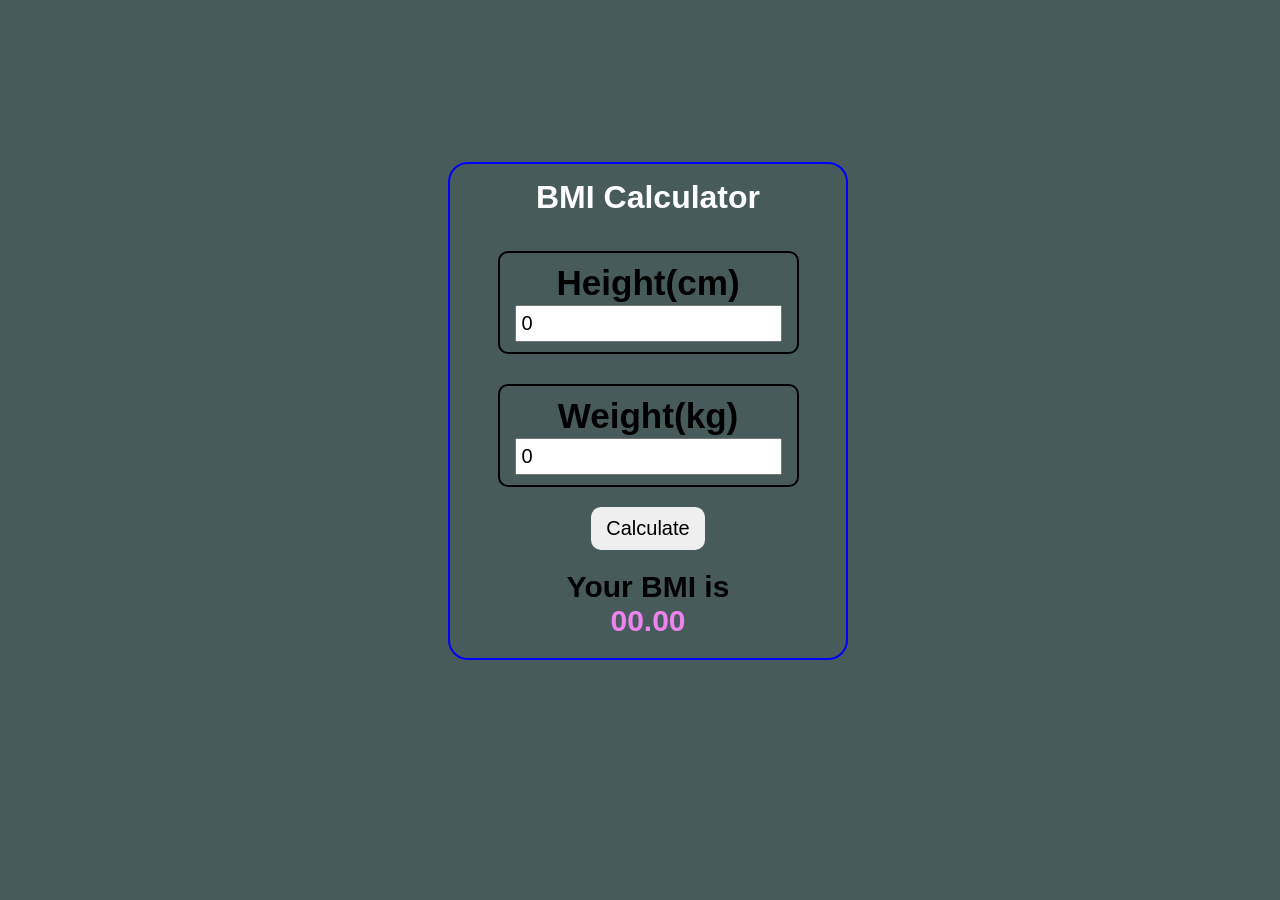
<file: BMR Calculator/index.html>
<!DOCTYPE html>
<html lang="en">
<head>
    <meta charset="UTF-8">
    <meta name="viewport" content="width=device-width, initial-scale=1.0">
    <title>BMI Calculator</title>
    <link rel="stylesheet" href="style.css">
</head>
<body>
    <div class="container">
        <div class="box">
            <h1>BMI Calculator</h1>
            <div class="input-field">
                <div class="height-card">
                    <h3>Height(cm)</h3>
                    <input id="height" type="number" value="0"> 
                </div>
                <div class="weight-card">
                    <h3>Weight(kg)</h3>
                    <input id="weight" type="number" value="0">
                </div>
            </div>
            <button id="submit-btn">Calculate</button>
            <div class="result">
                <p>Your BMI is </p>
                <div class="result-number">00.00</div>
            </div>
        </div>
    </div>
    <script src="script.js"></script>
</body>
</html>
</file>
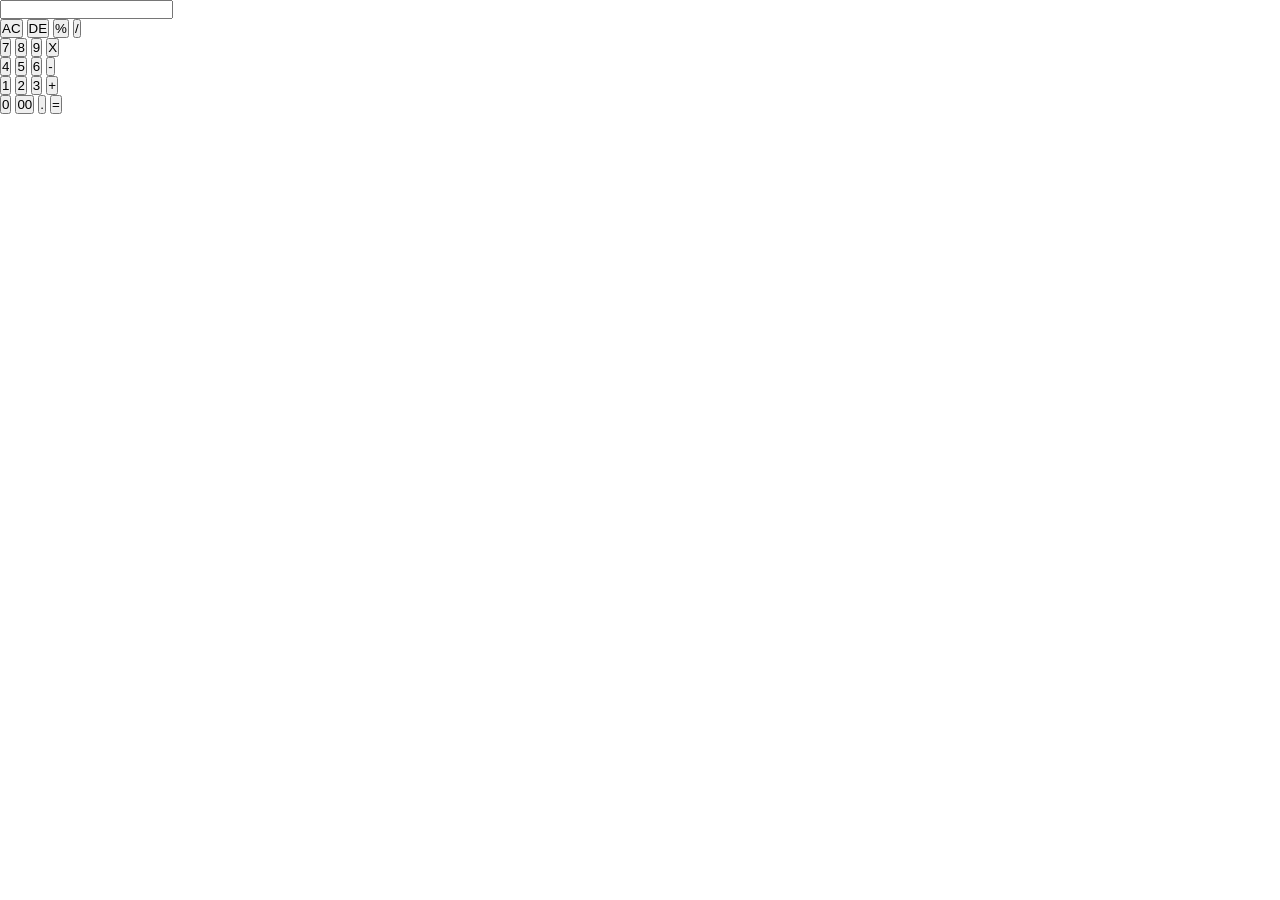
<file: Calculator/index.html>
<!DOCTYPE html>
<html lang="en">
<head>
    <meta charset="UTF-8">
    <meta name="viewport" content="width=device-width, initial-scale=1.0">
    <title>Calculator</title>
    <link rel="stylesheet" href="style.css">
</head>
<body>
    <div class="container">
        <div class="calculator">
            <div class="display">
                <input type="text" name="display">
            </div>

            <div>
                <input type="button" value="AC">
                <input type="button" value="DE">
                <input type="button" value="%">
                <input type="button" value="/">
            </div>
            <div>
                <input type="button" value="7">
                <input type="button" value="8">
                <input type="button" value="9">
                <input type="button" value="X">
            </div>
            <div>
                <input type="button" value="4">
                <input type="button" value="5">
                <input type="button" value="6">
                <input type="button" value="-">
            </div>
            <div>
                <input type="button" value="1">
                <input type="button" value="2">
                <input type="button" value="3">
                <input type="button" value="+">
            </div>
            <div>
                <input type="button" value="0">
                <input type="button" value="00">
                <input type="button" value=".">
                <input type="button" value="=">
            </div>
        </div>
    </div>
</body>
</html>
</file>
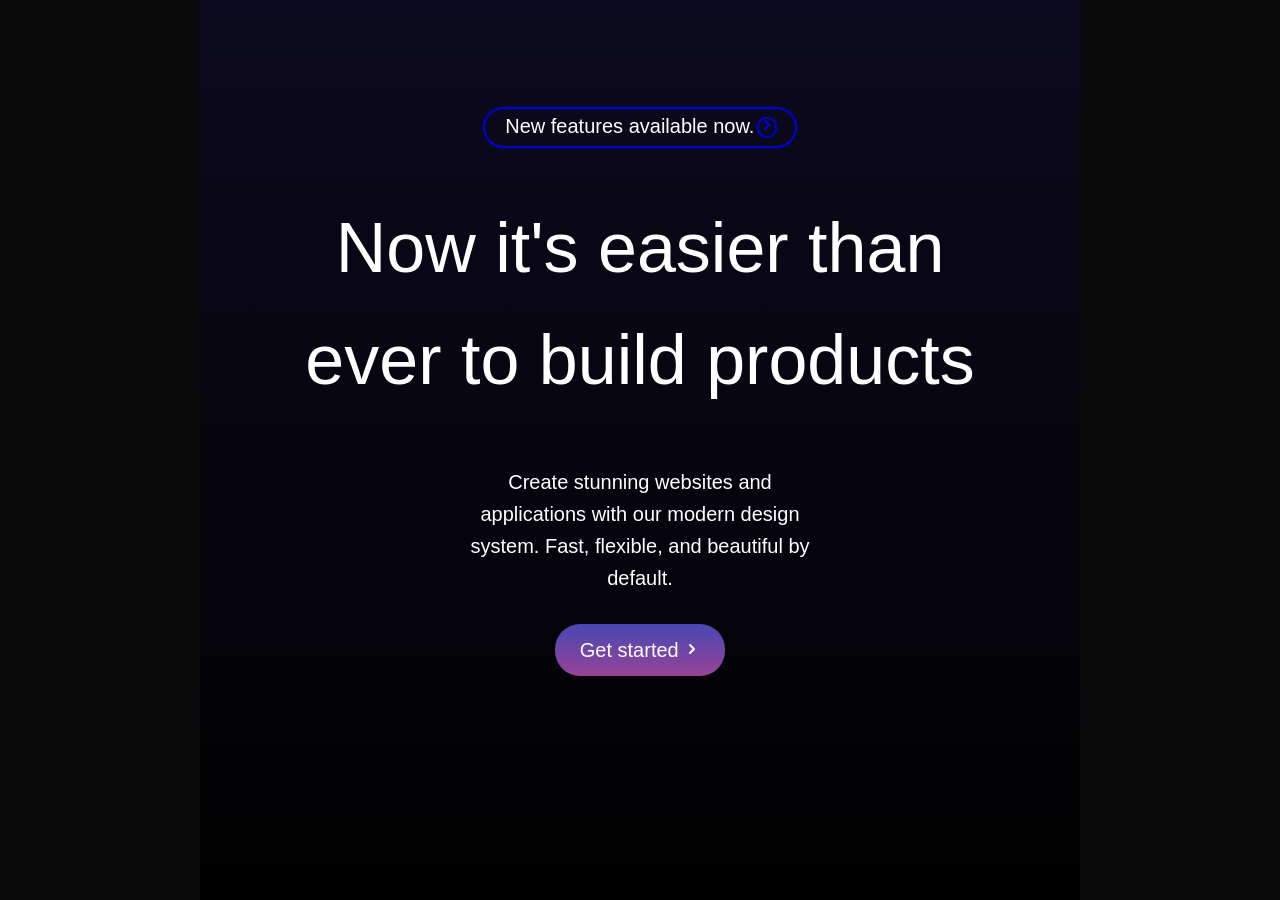
<file: CSS Challenge-1/index.html>
<!DOCTYPE html>
<html lang="en">
	<head>
		<meta charset="UTF-8" />
		<meta name="viewport" content="width=device-width, initial-scale=1.0" />
		<title>Minimal Hero Section</title>
		<link rel="stylesheet" href="styles.css" />
	</head>
	<body>
		<section class="hero">
			<div class="announcement">
				<a href="#" class="announcement-link">
					<span class="announcement-text">New features available now.</span>
					<span class="announcement-button">
						<svg
							width="16"
							height="16"
							fill="none"
							stroke="currentColor"
							stroke-width="2"
							stroke-linecap="round"
							stroke-linejoin="round"
						>
							<path d="m6 12 4-4-4-4" />
						</svg>
					</span>
				</a>
			</div>

			<div class="hero-content">
				<h1 class="hero-title">Now it's easier than ever to build products</h1>
				<p class="hero-description">
					Create stunning websites and applications with our modern design
					system. Fast, flexible, and beautiful by default.
				</p>
				<a href="#" class="cta-button">
					Get started
					<svg
						width="16"
						height="16"
						fill="none"
						stroke="currentColor"
						stroke-width="2"
						stroke-linecap="round"
						stroke-linejoin="round"
					>
						<path d="m6 12 4-4-4-4" />
					</svg>
				</a>
			</div>
		</section>
	</body>
</html>
</file>
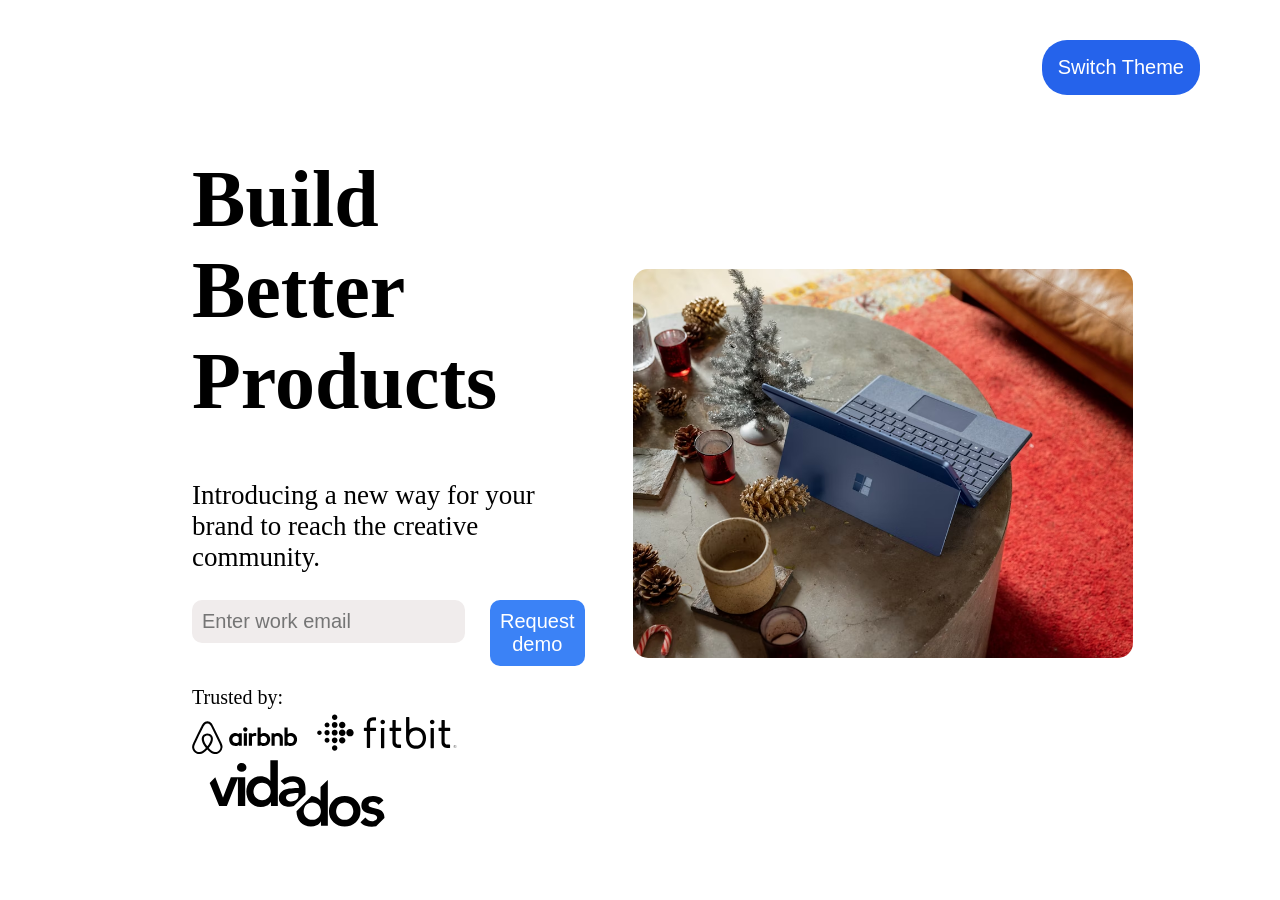
<file: CSS Challenge-2/index.html>
<!DOCTYPE html>
<html lang="en">
	<head>
		<meta charset="UTF-8" />
		<meta name="viewport" content="width=device-width, initial-scale=1.0" />
		<title>Classic Hero</title>
		<link rel="stylesheet" href="styles.css" />
	</head>
	<body>
		<button class="dark-mode-toggle" id="darkModeToggle">Switch Theme</button>

		<div class="hero">
			<div class="hero-grid">
				<div class="content-col">
					<h1>Build Better Products</h1>
					<p>
						Introducing a new way for your brand to reach the creative
						community.
					</p>

					<div class="cta-group">
						<div class="input-wrapper">
                            <input
                            type="text"
                            id="hero-input"
                            name="hero-input"
                            placeholder="Enter work email"
							/>
							<!-- <label for="hero-input" class="sr-only">Search</label> -->
						</div>
						<button href="#" class="demo-button">Request demo</button>
					</div>

					<!-- Brands -->
					<div class="brands-section">
						<span class="trusted-by">Trusted by:</span>
						<div class="brand-logos">
							<svg
								width="106"
								height="36"
								viewBox="0 0 106 36"
								fill="none"
								xmlns="http://www.w3.org/2000/svg"
							>
								<g clip-path="url(#clip0)">
									<path
										d="M55.4732 9.52669C55.4732 10.6846 54.5258 11.6846 53.3153 11.6846C52.1048 11.6846 51.1574 10.7372 51.1574 9.52669C51.1574 8.31616 52.0521 7.36879 53.3153 7.36879C54.5785 7.47406 55.4732 8.42142 55.4732 9.52669ZM46.6837 13.8425C46.6837 14.053 46.6837 14.3688 46.6837 14.3688C46.6837 14.3688 45.6837 13.053 43.5258 13.053C39.9469 13.053 37.1574 15.7898 37.1574 19.5267C37.1574 23.2635 39.8942 26.0004 43.5258 26.0004C45.7363 26.0004 46.6837 24.6319 46.6837 24.6319V25.2109C46.6837 25.4741 46.8942 25.6846 47.1574 25.6846H49.789V13.3688C49.789 13.3688 47.3679 13.3688 47.1574 13.3688C46.8942 13.3688 46.6837 13.632 46.6837 13.8425ZM46.6837 21.7372C46.21 22.4741 45.21 23.1056 44.0521 23.1056C41.9469 23.1056 40.3679 21.7898 40.3679 19.5793C40.3679 17.3688 41.9995 16.053 44.0521 16.053C45.21 16.053 46.2627 16.6846 46.6837 17.4214V21.7372ZM51.789 13.3688H54.9469V25.6846H51.789V13.3688ZM98.789 13.053C96.6311 13.053 95.6311 14.3688 95.6311 14.3688V7.47406H92.4732V25.7372C92.4732 25.7372 94.8942 25.7372 95.1048 25.7372C95.3679 25.7372 95.5785 25.5267 95.5785 25.2635V24.6846C95.5785 24.6846 96.5785 26.053 98.7364 26.053C102.315 26.053 105.105 23.3162 105.105 19.5793C105.157 15.7898 102.368 13.053 98.789 13.053ZM98.2627 23.053C97.0521 23.053 96.1048 22.4214 95.6311 21.6846V17.2635C96.1048 16.632 97.1574 15.8951 98.2627 15.8951C100.368 15.8951 101.947 17.2109 101.947 19.4214C101.947 21.632 100.368 23.053 98.2627 23.053ZM90.8416 18.4214V25.7898H87.6837V18.7898C87.6837 16.7372 87.0521 15.9477 85.2627 15.9477C84.3153 15.9477 83.3153 16.4214 82.6837 17.1583V25.7372H79.5258V13.3688H81.9995C82.2627 13.3688 82.4732 13.5793 82.4732 13.8425V14.3688C83.3679 13.4214 84.6311 13.053 85.8416 13.053C87.21 13.053 88.3679 13.4214 89.2627 14.2109C90.4206 15.1583 90.8416 16.3162 90.8416 18.4214ZM71.8942 13.053C69.7364 13.053 68.7364 14.3688 68.7364 14.3688V7.47406H65.5785V25.7372C65.5785 25.7372 67.9995 25.7372 68.21 25.7372C68.4732 25.7372 68.6837 25.5267 68.6837 25.2635V24.6846C68.6837 24.6846 69.6837 26.053 71.8416 26.053C75.4206 26.053 78.21 23.3162 78.21 19.5793C78.2627 15.7898 75.4732 13.053 71.8942 13.053ZM71.3679 23.053C70.1574 23.053 69.21 22.4214 68.7364 21.6846V17.2635C69.21 16.632 70.2627 15.8951 71.3679 15.8951C73.4732 15.8951 75.0521 17.2109 75.0521 19.4214C75.0521 21.632 73.4732 23.053 71.3679 23.053ZM62.8416 13.053C63.789 13.053 64.2627 13.2109 64.2627 13.2109V16.1056C64.2627 16.1056 61.6311 15.2109 59.9995 17.1056V25.7372H56.8416V13.3688C56.8416 13.3688 59.2627 13.3688 59.4732 13.3688C59.7364 13.3688 59.9469 13.5793 59.9469 13.8425V14.3688C60.5785 13.6846 61.8942 13.053 62.8416 13.053ZM30.1574 24.6319C29.9995 24.2635 29.8416 23.7898 29.6837 23.4741C29.4206 22.8951 29.1574 22.3162 28.9469 21.7898L28.8942 21.7372C26.6311 16.8425 24.21 11.8425 21.6311 6.89511L21.5258 6.68458C21.2627 6.2109 20.9995 5.68458 20.7363 5.15827C20.4206 4.57932 20.1048 3.94774 19.5785 3.36879C18.5258 2.053 16.9995 1.31616 15.4206 1.31616C13.789 1.31616 12.3153 2.053 11.21 3.26353C10.6837 3.89511 10.3153 4.47406 9.99951 5.10564C9.73635 5.63195 9.47319 6.15827 9.21003 6.63195L9.10477 6.84248C6.57845 11.7372 4.10477 16.7372 1.84161 21.6846L1.78898 21.7372C1.57845 22.2635 1.3153 22.8425 1.05214 23.4214C0.894243 23.7898 0.736348 24.1583 0.578453 24.5793C0.1574 25.7898 -0.000494249 26.9477 0.210032 28.1056C0.578453 30.5793 2.21003 32.632 4.47319 33.5267C5.3153 33.8951 6.21003 34.053 7.10477 34.053C7.36793 34.053 7.68372 34.0004 7.94687 34.0004C9.05214 33.8951 10.1574 33.5267 11.21 32.8951C12.5785 32.1583 13.8416 31.053 15.2627 29.4741C16.6837 31.053 17.9995 32.1056 19.3153 32.8951C20.4206 33.5267 21.5258 33.8951 22.5785 34.0004C22.8416 34.053 23.1574 34.053 23.4206 34.053C24.3153 34.053 25.2627 33.8951 26.0521 33.5267C28.3679 32.632 29.9469 30.5267 30.3153 28.1056C30.6837 26.9477 30.5785 25.8425 30.1574 24.6319ZM15.3679 26.3162C13.5785 24.1056 12.4732 22.0004 12.0521 20.2109C11.8942 19.4741 11.8416 18.7898 11.9469 18.2109C11.9995 17.6846 12.21 17.2109 12.4732 16.8425C13.1048 15.9477 14.1574 15.4214 15.3679 15.4214C16.5785 15.4214 17.6837 15.9477 18.2627 16.8425C18.5258 17.2109 18.7363 17.6846 18.789 18.2109C18.8942 18.7898 18.8416 19.4741 18.6837 20.2109C18.2627 21.9477 17.1048 24.053 15.3679 26.3162ZM28.4206 27.8425C28.21 29.5267 27.0521 31.0004 25.4206 31.6846C24.6311 32.0004 23.789 32.1056 22.9469 32.0004C22.1048 31.8951 21.3153 31.632 20.4732 31.1583C19.3153 30.5267 18.1048 29.4741 16.7363 28.0004C18.8942 25.3688 20.21 22.8951 20.6837 20.7372C20.8942 19.7372 20.9469 18.7898 20.8416 17.9477C20.7363 17.1056 20.4206 16.3688 19.9469 15.7372C18.9469 14.2635 17.21 13.4214 15.3153 13.4214C13.4206 13.4214 11.6837 14.3162 10.6837 15.7372C10.21 16.3688 9.94687 17.1583 9.78898 17.9477C9.68372 18.7898 9.68372 19.7372 9.94687 20.7372C10.4206 22.8951 11.789 25.3688 13.8942 28.0004C12.5258 29.5267 11.3153 30.5267 10.1574 31.1583C9.3153 31.632 8.47319 31.8951 7.68372 32.0004C6.78898 32.1056 5.94687 31.9477 5.21003 31.6846C3.57845 31.053 2.47319 29.5267 2.21003 27.8425C2.10477 27.0004 2.1574 26.2109 2.52582 25.2635C2.63108 24.9477 2.78898 24.632 2.94687 24.2109C3.1574 23.6846 3.42056 23.1056 3.68372 22.5793L3.73635 22.5267C5.99951 17.632 8.42056 12.632 10.9469 7.78985L11.0521 7.57932C11.3153 7.10564 11.5785 6.57932 11.8416 6.053C12.1048 5.52669 12.4206 5.053 12.7363 4.63195C13.4206 3.84248 14.3679 3.42143 15.3679 3.42143C16.3679 3.42143 17.3153 3.84248 17.9995 4.63195C18.3679 5.053 18.6311 5.52669 18.8942 6.053C19.1574 6.52669 19.4206 7.053 19.6837 7.57932L19.789 7.78985C22.2627 12.6846 24.6837 17.6846 26.9469 22.5267V22.5793C27.21 23.1056 27.4206 23.6846 27.6837 24.2109C27.8416 24.5793 27.9995 24.9477 28.1048 25.2635C28.4732 26.1583 28.5785 27.0004 28.4206 27.8425Z"
										fill="currentColor"
										class="fill-gray-800 dark:fill-neutral-200"
									/>
								</g>
								<defs>
									<clipPath id="clip0">
										<rect
											width="105.474"
											height="35"
											fill="currentColor"
											class="fill-gray-800 dark:fill-neutral-200"
											transform="translate(0 0.26355)"
										/>
									</clipPath>
								</defs>
							</svg>

							<svg
								class="brand-logo"
								width="140"
								height="47"
								viewBox="0 0 140 47"
								fill="none"
								xmlns="http://www.w3.org/2000/svg"
							>
								<path
									d="M20.3991 8.15082C20.3991 9.61789 19.1416 10.8754 17.6745 10.8754C16.2075 10.8754 14.95 9.61789 14.95 8.15082C14.95 6.68375 16.2075 5.42627 17.6745 5.42627C19.1416 5.42627 20.3991 6.68375 20.3991 8.15082ZM17.6745 13.1109C16.0678 13.1109 14.8103 14.3684 14.8103 15.9752C14.8103 17.582 16.0678 18.8394 17.6745 18.8394C19.2813 18.8394 20.5388 17.582 20.5388 15.9752C20.5388 14.2985 19.2813 13.1109 17.6745 13.1109ZM17.6745 20.7257C16.0678 20.7257 14.7404 22.053 14.7404 23.6598C14.7404 25.2666 16.0678 26.5939 17.6745 26.5939C19.2813 26.5939 20.6087 25.2666 20.6087 23.6598C20.6785 22.053 19.2813 20.7257 17.6745 20.7257ZM17.6745 28.4802C16.0678 28.4802 14.8103 29.7376 14.8103 31.3444C14.8103 32.9512 16.0678 34.2087 17.6745 34.2087C19.2813 34.2087 20.5388 32.9512 20.5388 31.3444C20.5388 29.8075 19.2813 28.4802 17.6745 28.4802ZM17.6745 36.3744C16.2075 36.3744 14.95 37.6319 14.95 39.0989C14.95 40.566 16.2075 41.8235 17.6745 41.8235C19.1416 41.8235 20.3991 40.566 20.3991 39.0989C20.3991 37.6319 19.2115 36.3744 17.6745 36.3744ZM25.2195 12.7616C23.4729 12.7616 22.0059 14.2287 22.0059 15.9752C22.0059 17.7217 23.4729 19.1887 25.2195 19.1887C26.966 19.1887 28.433 17.7217 28.433 15.9752C28.433 14.2287 26.966 12.7616 25.2195 12.7616ZM25.2195 20.3764C23.4031 20.3764 21.8662 21.8434 21.8662 23.7297C21.8662 25.546 23.3332 27.083 25.2195 27.083C27.0358 27.083 28.5728 25.6159 28.5728 23.7297C28.5728 21.8434 27.0358 20.3764 25.2195 20.3764ZM25.2195 28.1309C23.4729 28.1309 22.0059 29.5979 22.0059 31.3444C22.0059 33.0909 23.4729 34.558 25.2195 34.558C26.966 34.558 28.433 33.0909 28.433 31.3444C28.433 29.5979 26.966 28.1309 25.2195 28.1309ZM32.9739 19.9572C31.0179 19.9572 29.2714 21.564 29.2714 23.6598C29.2714 25.6159 30.8781 27.3624 32.9739 27.3624C35.0698 27.3624 36.6765 25.7556 36.6765 23.6598C36.5368 21.564 34.93 19.9572 32.9739 19.9572ZM10.0598 13.4602C8.73243 13.4602 7.61466 14.578 7.61466 15.9053C7.61466 17.2327 8.73243 18.3504 10.0598 18.3504C11.3871 18.3504 12.5049 17.2327 12.5049 15.9053C12.5049 14.578 11.457 13.4602 10.0598 13.4602ZM10.0598 21.075C8.59271 21.075 7.47494 22.1927 7.47494 23.6598C7.47494 25.1269 8.59271 26.2446 10.0598 26.2446C11.5268 26.2446 12.6446 25.1269 12.6446 23.6598C12.6446 22.1927 11.5268 21.075 10.0598 21.075ZM10.0598 28.8295C8.73243 28.8295 7.61466 29.9472 7.61466 31.2746C7.61466 32.6019 8.73243 33.7197 10.0598 33.7197C11.3871 33.7197 12.5049 32.6019 12.5049 31.2746C12.5049 29.9472 11.457 28.8295 10.0598 28.8295ZM2.445 21.4941C1.18752 21.4941 0.209473 22.4722 0.209473 23.7297C0.209473 24.9871 1.18752 25.9652 2.445 25.9652C3.70249 25.9652 4.68053 24.9871 4.68053 23.7297C4.68053 22.4722 3.70249 21.4941 2.445 21.4941Z"
									fill="currentColor"
									class="fill-gray-800 dark:fill-neutral-200"
								/>
								<path
									d="M64.4812 18.9092C64.2018 18.9092 63.9922 19.1886 63.9922 19.3982V38.7495C63.9922 39.0289 64.2716 39.2385 64.4812 39.2385H66.7866C67.066 39.2385 67.2756 38.9591 67.2756 38.7495V19.3982C67.2756 19.1188 66.9962 18.9092 66.7866 18.9092H64.4812Z"
									fill="currentColor"
									class="fill-gray-800 dark:fill-neutral-200"
								/>
								<path
									d="M65.7389 10.7358C64.4815 10.7358 63.5034 11.7139 63.5034 12.9714C63.5034 14.2289 64.4815 15.2069 65.7389 15.2069C66.9964 15.2069 67.9745 14.2289 67.9745 12.9714C67.9745 11.7139 66.9266 10.7358 65.7389 10.7358Z"
									fill="currentColor"
									class="fill-gray-800 dark:fill-neutral-200"
								/>
								<path
									d="M114.082 18.9092C113.803 18.9092 113.593 19.1886 113.593 19.3982V38.7495C113.593 39.0289 113.873 39.2385 114.082 39.2385H116.388C116.667 39.2385 116.877 38.9591 116.877 38.7495V19.3982C116.877 19.1188 116.597 18.9092 116.388 18.9092H114.082Z"
									fill="currentColor"
									class="fill-gray-800 dark:fill-neutral-200"
								/>
								<path
									d="M115.2 10.7358C113.942 10.7358 112.964 11.7139 112.964 12.9714C112.964 14.2289 113.942 15.2069 115.2 15.2069C116.457 15.2069 117.435 14.2289 117.435 12.9714C117.435 11.7139 116.457 10.7358 115.2 10.7358Z"
									fill="currentColor"
									class="fill-gray-800 dark:fill-neutral-200"
								/>
								<path
									d="M138.603 37.3525C138.743 37.2127 138.743 37.073 138.743 37.0031C138.743 36.8634 138.743 36.8634 138.743 36.8634C138.743 36.8634 138.743 36.7237 138.603 36.7237C138.603 36.7237 138.463 36.584 138.324 36.584C138.184 36.584 138.184 36.584 138.044 36.584H137.416V38.3305H137.695V37.7018H138.044L138.533 38.3305H138.813L138.184 37.562C138.463 37.6319 138.603 37.4922 138.603 37.3525ZM137.765 37.4922V36.8634H138.254C138.394 36.8634 138.533 36.8634 138.603 37.0031C138.743 37.0031 138.743 37.1429 138.743 37.2826C138.743 37.4223 138.743 37.562 138.603 37.562C138.463 37.562 138.324 37.7018 138.254 37.7018H137.765V37.4922Z"
									fill="currentColor"
									class="fill-gray-800 dark:fill-neutral-200"
								/>
								<path
									d="M138.114 35.8853C137.276 35.8853 136.507 36.6537 136.507 37.492C136.507 38.3304 137.276 39.0988 138.114 39.0988C138.952 39.0988 139.721 38.3304 139.721 37.492C139.721 36.5839 139.022 35.8853 138.114 35.8853ZM138.114 38.9591C137.276 38.9591 136.647 38.3304 136.647 37.492C136.647 36.6537 137.276 36.025 138.114 36.025C138.952 36.025 139.581 36.6537 139.581 37.492C139.581 38.3304 138.883 38.9591 138.114 38.9591Z"
									fill="currentColor"
									class="fill-gray-800 dark:fill-neutral-200"
								/>
								<path
									d="M83.6928 22.0531C83.9722 22.0531 84.1818 21.7737 84.1818 21.5641V19.2587C84.1818 18.9793 83.9024 18.7697 83.6928 18.7697H78.7327V11.3645C78.7327 11.0851 78.4533 10.8755 78.2437 10.8755H75.9383C75.6588 10.8755 75.4493 11.1549 75.4493 11.3645V18.7697H73.0042C72.7247 18.7697 72.5151 19.0491 72.5151 19.2587V21.5641C72.5151 21.8436 72.7946 22.0531 73.0042 22.0531H75.4493V33.2308C75.4493 36.6539 77.7547 38.8895 81.108 38.8895H83.5531C83.8325 38.8895 84.0421 38.61 84.0421 38.4004V36.0951C84.0421 35.8156 83.7626 35.606 83.5531 35.606H81.4573C79.8505 35.606 78.7327 34.4883 78.7327 32.7418V21.9833L83.6928 22.0531Z"
									fill="currentColor"
									class="fill-gray-800 dark:fill-neutral-200"
								/>
								<path
									d="M132.735 22.0531C133.014 22.0531 133.224 21.7737 133.224 21.5641V19.2587C133.224 18.9793 132.944 18.7697 132.735 18.7697H127.775V11.3645C127.775 11.0851 127.495 10.8755 127.286 10.8755H124.98C124.701 10.8755 124.491 11.1549 124.491 11.3645V18.7697H122.046C121.767 18.7697 121.557 19.0491 121.557 19.2587V21.5641C121.557 21.8436 121.837 22.0531 122.046 22.0531H124.491V33.2308C124.491 36.6539 126.797 38.8895 130.15 38.8895H132.595C132.874 38.8895 133.084 38.61 133.084 38.4004V36.0951C133.084 35.8156 132.805 35.606 132.595 35.606H130.36C128.753 35.606 127.635 34.4883 127.635 32.7418V21.9833L132.735 22.0531Z"
									fill="currentColor"
									class="fill-gray-800 dark:fill-neutral-200"
								/>
								<path
									d="M49.8106 22.053V38.5401C49.8106 38.8195 50.09 39.0291 50.2996 39.0291H52.605C52.8844 39.0291 53.094 38.7497 53.094 38.5401V22.053H58.5431C58.8226 22.053 59.0321 21.7736 59.0321 21.564V19.2586C59.0321 18.9792 58.7527 18.7696 58.5431 18.7696H53.094V14.4383C53.094 12.6918 54.3515 11.5041 55.8186 11.5041H58.5431C58.8226 11.5041 59.0321 11.2247 59.0321 11.0151V8.70973C59.0321 8.43028 58.7527 8.2207 58.5431 8.2207H55.9583C52.5351 8.2207 49.8106 11.085 49.8106 14.3684V18.7696H47.3655C47.086 18.7696 46.8765 19.049 46.8765 19.2586V21.564C46.8765 21.8435 47.1559 22.053 47.3655 22.053H49.8106Z"
									fill="currentColor"
									class="fill-gray-800 dark:fill-neutral-200"
								/>
								<path
									d="M106.258 21.2148C104.442 19.2587 101.857 18.1409 99.1321 18.1409C96.5473 18.1409 93.9625 19.2587 92.3557 20.8655V8.57008C92.3557 8.29064 92.0763 8.08105 91.8667 8.08105H89.5613C89.2818 8.08105 89.0723 8.3605 89.0723 8.57008V28.8994C89.0723 36.4443 94.1022 39.7278 99.0623 39.7278C103.952 39.7278 109.052 36.3745 109.052 28.8994C109.052 25.8954 108.074 23.1709 106.258 21.2148ZM99.0623 36.584C94.1022 36.584 92.2858 32.6719 92.2858 28.9693C92.2858 24.4284 95.0104 21.4244 99.0623 21.4244C103.114 21.4244 105.839 24.4982 105.839 28.9693C105.769 32.6719 104.022 36.584 99.0623 36.584Z"
									fill="currentColor"
									class="fill-gray-800 dark:fill-neutral-200"
								/>
							</svg>

							<svg
								class="brand-logo"
								width="200"
								height="67"
								viewBox="10 0 200 67"
								fill="none"
								xmlns="http://www.w3.org/2000/svg"
							>
								<path
									d="M44.6108 11.7537C45.9082 11.7537 47.1058 11.3545 48.0041 10.5561C48.9023 9.75767 49.4013 8.65988 49.4013 7.46227C49.4013 6.16487 48.9023 5.16686 48.0041 4.26866C47.1058 3.47026 46.008 3.07104 44.6108 3.07104C43.3134 3.07104 42.2156 3.47026 41.3174 4.36846C40.4192 5.26666 40.02 6.26467 40.02 7.46227C40.02 8.65988 40.4192 9.65787 41.3174 10.5561C42.2156 11.3545 43.3134 11.7537 44.6108 11.7537Z"
									fill="currentColor"
									class="fill-gray-800 dark:fill-neutral-200"
								/>
								<path
									d="M73.3534 0.176758V20.6358H73.1538C72.8544 20.1368 72.3554 19.6378 71.8564 19.1388C71.2576 18.6398 70.559 18.1408 69.7606 17.7416C68.9622 17.3424 68.064 16.9432 66.9662 16.6438C65.8684 16.3444 64.6708 16.2446 63.3734 16.2446C61.2776 16.2446 59.3814 16.6438 57.6847 17.4422C55.9881 18.2406 54.4911 19.3384 53.1937 20.7356C51.9961 22.1328 50.9981 23.7297 50.2995 25.6259C49.6009 27.5221 49.3015 29.5181 49.3015 31.6139C49.3015 33.7097 49.6009 35.8055 50.2995 37.6019C50.8983 39.4981 51.8963 41.0949 53.1937 42.4921C54.4911 43.8893 55.9881 44.9871 57.6847 45.7855C59.4812 46.5839 61.4772 46.9831 63.7726 46.9831C65.8684 46.9831 67.7646 46.5839 69.561 45.7855C71.3574 44.9871 72.7546 43.6897 73.8524 41.8933H73.9522V46.0849H80.8384V0.176758H73.3534ZM73.054 34.8075C72.6548 35.9053 72.056 36.8035 71.3574 37.6019C70.559 38.4003 69.6608 39.0989 68.6628 39.4981C67.565 39.9971 66.3674 40.1967 65.07 40.1967C63.7726 40.1967 62.575 39.9971 61.4772 39.4981C60.3794 38.9991 59.4812 38.4003 58.7826 37.6019C57.9841 36.8035 57.4851 35.9053 57.0859 34.8075C56.6867 33.7097 56.4871 32.7117 56.4871 31.5141C56.4871 30.4163 56.6867 29.3185 57.0859 28.2207C57.4851 27.1229 58.0839 26.2247 58.7826 25.4263C59.581 24.6279 60.4792 23.9293 61.4772 23.5301C62.575 23.031 63.7726 22.8314 65.07 22.8314C66.3674 22.8314 67.565 23.031 68.6628 23.5301C69.7606 24.0291 70.6588 24.6279 71.3574 25.4263C72.1558 26.2247 72.6548 27.1229 73.054 28.2207C73.4532 29.3185 73.6528 30.4163 73.6528 31.5141C73.6528 32.6119 73.4532 33.7097 73.054 34.8075Z"
									fill="currentColor"
									class="fill-gray-800 dark:fill-neutral-200"
								/>
								<path
									d="M130.739 19.9373L123.553 27.1229V40.3963H123.353C122.954 39.8973 122.555 39.3983 121.956 38.8993C121.357 38.4003 120.659 37.9013 119.86 37.5021C119.062 37.1029 118.164 36.7037 117.066 36.4043C116.367 36.2047 115.469 36.1049 114.571 36.0051L99.501 51.2746C99.501 53.3704 99.8004 55.3664 100.499 57.2626C101.098 59.1588 102.096 60.7556 103.393 62.1528C104.691 63.55 106.188 64.6478 107.884 65.3464C109.681 66.1448 111.677 66.544 113.872 66.544C115.968 66.544 117.864 66.1448 119.661 65.3464C121.457 64.548 122.854 63.2506 123.852 61.4542H123.952V65.8454H130.838V19.9373H130.739ZM123.253 54.4682C122.854 55.566 122.255 56.4642 121.557 57.2626C120.858 58.061 119.86 58.7596 118.862 59.1588C117.764 59.6578 116.667 59.8574 115.269 59.8574C113.972 59.8574 112.774 59.6578 111.677 59.1588C110.579 58.6598 109.681 58.061 108.982 57.2626C108.283 56.4642 107.685 55.566 107.285 54.4682C106.886 53.3704 106.687 52.3724 106.687 51.1748C106.687 50.077 106.886 48.9792 107.285 47.8814C107.685 46.7836 108.283 45.8854 108.982 45.087C109.681 44.2886 110.579 43.5899 111.677 43.1907C112.774 42.6917 113.872 42.4921 115.269 42.4921C116.567 42.4921 117.764 42.6917 118.862 43.1907C119.96 43.6897 120.858 44.2886 121.557 45.087C122.255 45.8854 122.854 46.7836 123.253 47.8814C123.653 48.9792 123.852 50.077 123.852 51.1748C123.852 52.3724 123.653 53.4702 123.253 54.4682Z"
									fill="currentColor"
									class="fill-gray-800 dark:fill-neutral-200"
								/>
								<path
									d="M162.275 44.9872C161.477 43.091 160.279 41.4941 158.882 40.1967C157.485 38.8993 155.788 37.8015 153.892 37.1029C151.996 36.4043 149.9 36.0051 147.704 36.0051C145.509 36.0051 143.513 36.4043 141.517 37.1029C139.621 37.8015 137.924 38.8993 136.527 40.1967C135.13 41.4941 134.032 43.091 133.134 44.9872C132.335 46.8834 131.936 48.9792 131.936 51.2746C131.936 53.57 132.335 55.6658 133.134 57.562C133.932 59.4582 135.13 61.055 136.527 62.3524C137.924 63.6498 139.621 64.7476 141.517 65.4462C143.413 66.1448 145.509 66.544 147.704 66.544C149.9 66.544 151.896 66.1448 153.892 65.4462C155.788 64.7476 157.485 63.6498 158.882 62.3524C160.279 61.055 161.377 59.4582 162.275 57.562C163.074 55.6658 163.473 53.57 163.473 51.2746C163.573 48.9792 163.174 46.8834 162.275 44.9872ZM155.689 54.4682C155.289 55.566 154.691 56.4642 153.992 57.2626C153.293 58.061 152.395 58.7596 151.297 59.1588C150.2 59.6578 149.102 59.8574 147.704 59.8574C146.407 59.8574 145.209 59.6578 144.112 59.1588C143.014 58.6598 142.116 58.061 141.417 57.2626C140.718 56.4642 140.12 55.566 139.72 54.4682C139.321 53.3704 139.122 52.3724 139.122 51.1748C139.122 50.077 139.321 48.9792 139.72 47.8814C140.12 46.7836 140.619 45.8854 141.417 45.087C142.116 44.2886 143.014 43.59 144.112 43.1908C145.209 42.6918 146.307 42.4922 147.704 42.4922C149.002 42.4922 150.2 42.6918 151.297 43.1908C152.395 43.6898 153.293 44.2886 153.992 45.087C154.691 45.8854 155.289 46.7836 155.689 47.8814C156.088 48.9792 156.287 50.077 156.287 51.1748C156.287 52.3724 156.088 53.4702 155.689 54.4682Z"
									fill="currentColor"
									class="fill-gray-800 dark:fill-neutral-200"
								/>
								<path
									d="M186.128 52.6718C185.329 51.574 184.431 50.6758 183.234 50.077C182.036 49.4782 180.838 48.9792 179.441 48.6798C178.144 48.3804 176.946 48.081 175.649 47.7816C174.451 47.4822 173.553 47.1828 172.755 46.7836C171.956 46.3844 171.557 45.6858 171.557 44.8874C171.557 43.7896 172.056 42.9912 172.954 42.4922C173.852 41.9932 174.85 41.7936 175.848 41.7936C178.244 41.7936 180.14 42.7916 181.537 44.7876L186.427 40.3963C185.23 38.7995 183.733 37.6019 181.836 37.0031C179.94 36.3045 178.044 36.0051 176.048 36.0051C174.551 36.0051 173.154 36.2047 171.757 36.5041C170.359 36.9033 169.062 37.4023 167.964 38.2007C166.866 38.9991 165.968 39.9971 165.369 41.0949C164.671 42.2926 164.371 43.6898 164.371 45.2866C164.371 47.1828 164.771 48.58 165.569 49.6778C166.367 50.7756 167.266 51.574 168.463 52.1728C169.661 52.7716 170.858 53.1708 172.256 53.4702C173.653 53.7696 174.85 53.9692 176.048 54.3684C177.246 54.6678 178.144 55.067 178.942 55.566C179.741 56.065 180.14 56.7636 180.14 57.7616C180.14 58.3604 179.94 58.8594 179.641 59.2586C179.341 59.6578 178.942 60.057 178.443 60.3564C177.944 60.6558 177.445 60.8554 176.846 60.9552C176.248 61.055 175.749 61.1548 175.25 61.1548C173.753 61.1548 172.455 60.8554 171.357 60.1568C170.26 59.4582 169.262 58.6598 168.363 57.562L163.473 62.1528C164.97 63.8494 166.667 65.047 168.563 65.6458C170.459 66.2446 172.555 66.6438 174.85 66.6438C176.248 66.6438 177.645 66.544 179.142 66.2446L187.425 57.9612C187.425 57.7616 187.425 57.562 187.425 57.3624C187.325 55.2666 186.926 53.7696 186.128 52.6718Z"
									fill="currentColor"
									class="fill-gray-800 dark:fill-neutral-200"
								/>
								<path
									d="M33.8322 17.3425L26.0478 37.5022H25.948L18.2634 17.3425L12.6746 22.9313L22.1556 46.085H29.8402L40.9181 18.1409V46.085H48.2035V17.3425H33.8322Z"
									fill="currentColor"
									class="fill-gray-800 dark:fill-neutral-200"
								/>
								<path
									d="M108.483 34.4084V29.4183C108.483 28.7197 108.483 27.9213 108.383 27.0231C108.383 26.1249 108.184 25.1269 107.984 24.2287C107.785 23.2307 107.385 22.3325 106.886 21.3345C106.387 20.4363 105.689 19.5381 104.691 18.8395C103.793 18.1409 102.595 17.5421 101.198 17.0431C99.8005 16.5441 98.0041 16.3445 96.0081 16.3445C93.7127 16.3445 91.5171 16.7437 89.3215 17.4423C87.1258 18.1409 85.2296 19.3385 83.6328 21.0351L87.4252 24.8275C88.4233 23.9293 89.5211 23.1309 90.9183 22.6319C92.2157 22.1329 93.7127 21.8335 95.2097 21.8335C97.1059 21.8335 98.7027 22.3325 100 23.2307C101.298 24.1289 101.896 25.5261 101.896 27.3225V28.1209H100.1C98.9023 28.1209 97.6049 28.1209 96.2077 28.2207C94.8105 28.3205 93.5131 28.4203 92.1159 28.6199C90.7187 28.8195 89.4213 29.2187 88.2237 29.6179C86.9262 30.0171 85.8284 30.6159 84.9302 31.4143C83.9322 32.1129 83.2336 33.1109 82.6348 34.2087C82.036 35.3066 81.8364 36.7038 81.8364 38.2008C81.8364 39.6978 82.1358 40.8954 82.7346 41.9932C83.3334 43.091 84.1318 43.9892 85.1298 44.6878C86.1278 45.3864 87.2256 45.9852 88.523 46.2846C89.8205 46.6838 91.1179 46.7836 92.4153 46.7836C94.0121 46.7836 95.4093 46.584 96.8065 46.085L108.483 34.4084ZM101.497 34.7078C101.497 36.8036 100.898 38.4004 99.7007 39.598C98.5031 40.7956 96.7067 41.3944 94.1119 41.3944C93.5131 41.3944 92.9143 41.2946 92.3155 41.1948C91.7167 41.095 91.1179 40.7956 90.7187 40.4962C90.2197 40.1968 89.8205 39.7976 89.5211 39.2986C89.2217 38.7996 89.0221 38.3006 89.0221 37.602C89.0221 36.5042 89.4213 35.7058 90.2197 35.107C91.0181 34.5082 91.9163 34.109 93.0141 33.8096C94.1119 33.5101 95.3095 33.3105 96.5071 33.2107C97.8045 33.1109 98.9023 33.1109 99.9003 33.1109H101.397V34.7078H101.497Z"
									fill="currentColor"
									class="fill-gray-800 dark:fill-neutral-200"
								/>
							</svg>
						</div>
					</div>
				</div>

				<div class="image-col">
					<img
						class="hero-image"
						src="hero.avif"
						alt="Hero Image"
                        width="500px"
					/>
				</div>
			</div>
		</div>

		<script type="text/javascript" src="script.js"></script>
	</body>
</html>
</file>
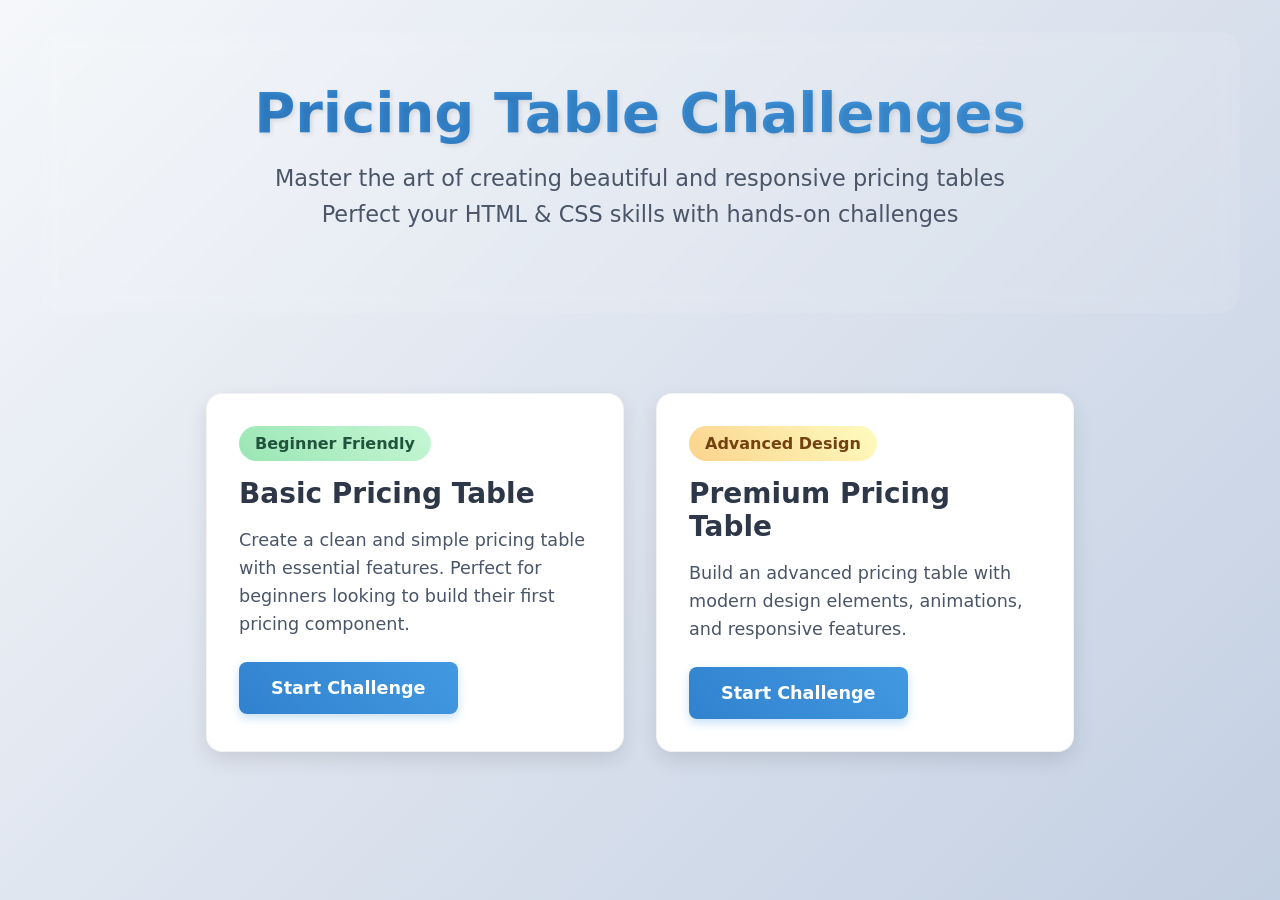
<file: CSS Table Challenge/index.html>
<!DOCTYPE html>
<html lang="en">
<head>
    <meta charset="UTF-8">
    <meta name="viewport" content="width=device-width, initial-scale=1.0">
    <title>Pricing Table Challenges | Chaicode</title>
    <style>
        * {
            margin: 0;
            padding: 0;
            box-sizing: border-box;
            font-family: 'Segoe UI', system-ui, sans-serif;
        }

        body {
            background: linear-gradient(135deg, #f5f7fa 0%, #c3cfe2 100%);
            min-height: 100vh;
            padding: 2rem;
        }

        .container {
            max-width: 1200px;
            margin: 0 auto;
        }

        header {
            text-align: center;
            margin-bottom: 4rem;
            padding: 2rem;
        }

        h1 {
            font-size: 3.5rem;
            color: #2d3748;
            margin-bottom: 1rem;
            background: linear-gradient(45deg, #3182ce, #4299e1);
            -webkit-background-clip: text;
            -webkit-text-fill-color: transparent;
            text-shadow: 2px 2px 4px rgba(0,0,0,0.1);
        }

        .subtitle {
            color: #4a5568;
            font-size: 1.4rem;
            margin-bottom: 2rem;
            line-height: 1.6;
        }

        .hero {
            text-align: center;
            margin-bottom: 4rem;
            padding: 3rem;
            background: rgba(255, 255, 255, 0.1);
            border-radius: 20px;
            backdrop-filter: blur(10px);
        }

        .challenges-grid {
            display: grid;
            grid-template-columns: repeat(auto-fit, minmax(350px, 1fr));
            gap: 2rem;
            padding: 1rem;
            max-width: 900px;
            margin: 0 auto;
        }

        .challenge-card {
            background: white;
            border-radius: 16px;
            padding: 2rem;
            box-shadow: 0 8px 20px rgba(0, 0, 0, 0.1);
            transition: all 0.3s ease;
            border: 1px solid rgba(0,0,0,0.05);
        }

        .challenge-card:hover {
            transform: translateY(-5px);
            box-shadow: 0 12px 25px rgba(0, 0, 0, 0.15);
        }

        .challenge-card h3 {
            color: #2d3748;
            font-size: 1.75rem;
            margin-bottom: 1rem;
        }

        .challenge-card p {
            color: #4a5568;
            margin-bottom: 1.5rem;
            line-height: 1.6;
            font-size: 1.1rem;
        }

        .btn {
            display: inline-block;
            padding: 1rem 2rem;
            background: linear-gradient(45deg, #3182ce, #4299e1);
            color: white;
            text-decoration: none;
            border-radius: 8px;
            transition: all 0.3s ease;
            font-weight: 600;
            font-size: 1.1rem;
            box-shadow: 0 4px 10px rgba(66, 153, 225, 0.3);
        }

        .btn:hover {
            background: linear-gradient(45deg, #2c5282, #3182ce);
            transform: translateY(-2px);
            box-shadow: 0 6px 15px rgba(66, 153, 225, 0.4);
        }

        .level {
            display: inline-block;
            padding: 0.5rem 1rem;
            border-radius: 20px;
            font-size: 1rem;
            margin-bottom: 1rem;
            font-weight: 600;
        }

        .beginner { 
            background: linear-gradient(45deg, #9ae6b4, #c6f6d5);
            color: #22543d;
        }
        
        .advanced { 
            background: linear-gradient(45deg, #fbd38d, #fefcbf);
            color: #744210;
        }

        @media (max-width: 768px) {
            h1 {
                font-size: 2.5rem;
            }
            
            .challenges-grid {
                grid-template-columns: 1fr;
            }

            .hero {
                padding: 2rem 1rem;
            }

            .subtitle {
                font-size: 1.2rem;
            }
        }
    </style>
</head>
<body>
    <div class="container">
        <header class="hero">
            <h1>Pricing Table Challenges</h1>
            <p class="subtitle">Master the art of creating beautiful and responsive pricing tables<br>Perfect your HTML & CSS skills with hands-on challenges</p>
        </header>

        <div class="challenges-grid">
            <div class="challenge-card">
                <span class="level beginner">Beginner Friendly</span>
                <h3>Basic Pricing Table</h3>
                <p>Create a clean and simple pricing table with essential features. Perfect for beginners looking to build their first pricing component.</p>
                <a href="pricing-table-1/index.html" class="btn">Start Challenge</a>
            </div>

            <div class="challenge-card">
                <span class="level advanced">Advanced Design</span>
                <h3>Premium Pricing Table</h3>
                <p>Build an advanced pricing table with modern design elements, animations, and responsive features.</p>
                <a href="pricing-table-2/index.html" class="btn">Start Challenge</a>
            </div>
        </div>
    </div>
</body>
</html>
</file>
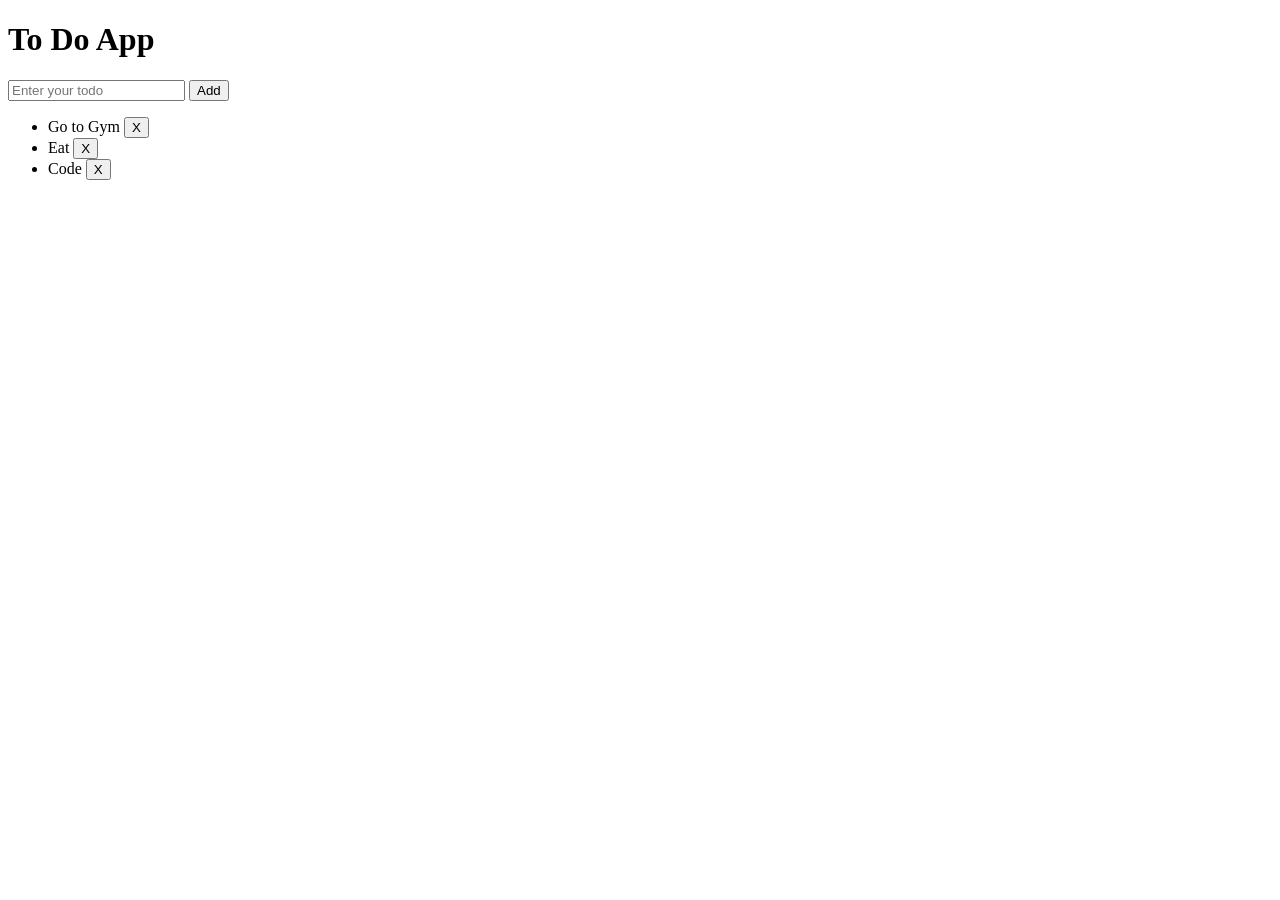
<file: To Do App/index.html>
<!DOCTYPE html>
<html lang="en">
<head>
    <meta charset="UTF-8">
    <meta name="viewport" content="width=device-width, initial-scale=1.0">
    <title>Document</title>
</head>
<body>
    <h1>To Do App</h1>
    <div class="container">
        <div>
            <input id = 'todo-input' placeholder="Enter your todo">
            <button id="add-btn">Add</button>
        </div>
        <div>
            <ul id="todo-items-container">
                <li>Go to Gym <button>X</button></li>
                <li>Eat <button>X</button></li>
                <li>Code <button>X</button></li>
            </ul>
        </div>
    </div>
    <script src="index.js"></script>
</body>
</html>
</file>
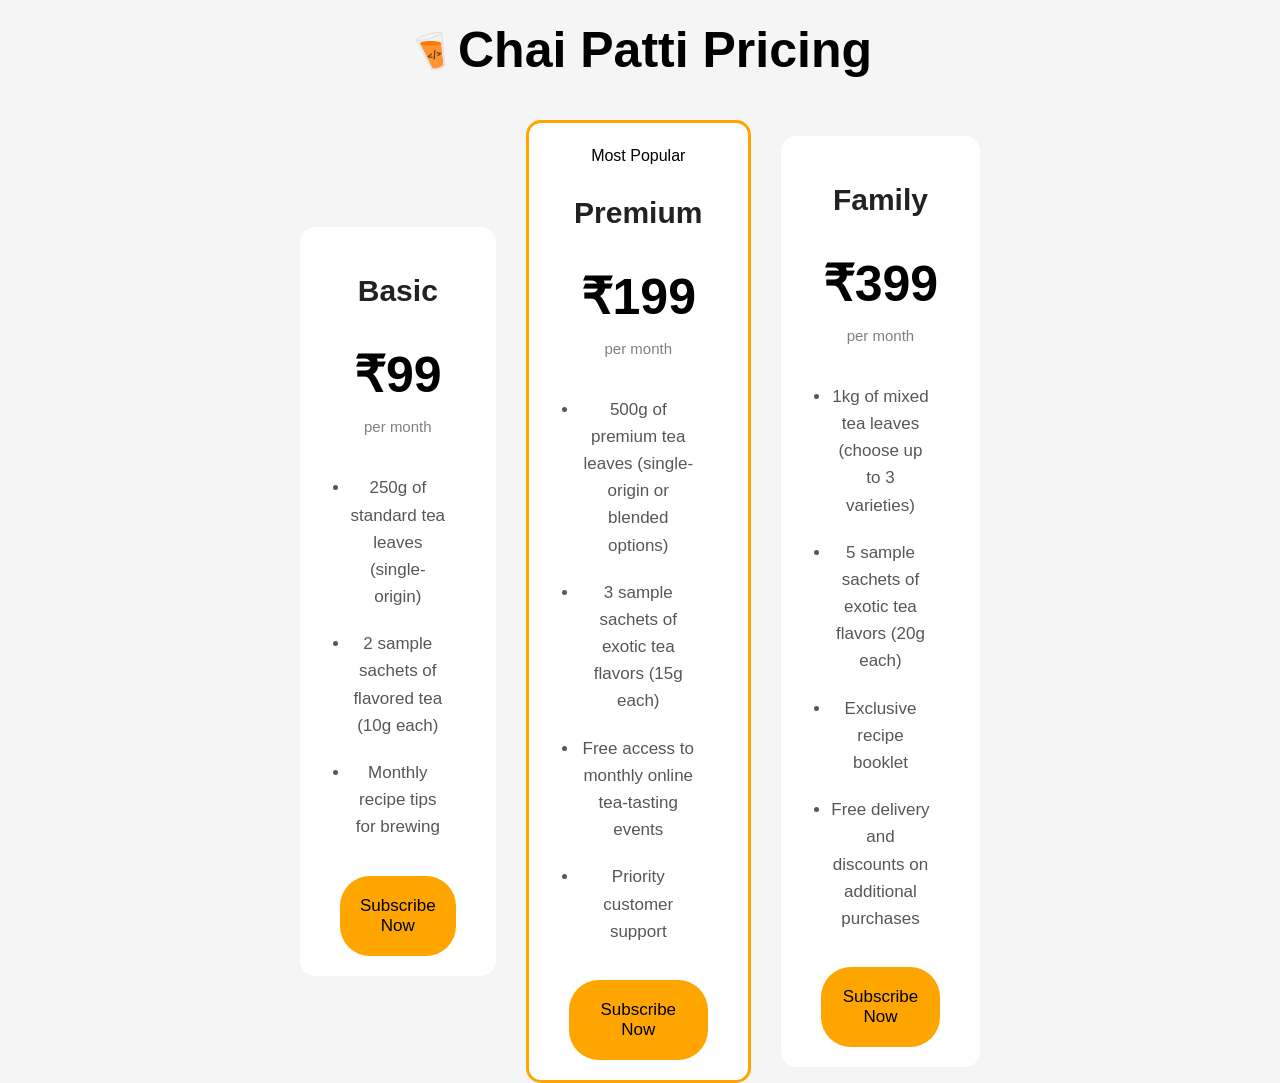
<file: CSS Table Challenge/Price Table 1/index.html>
<!DOCTYPE html>
<html lang="en">
  <head>
    <meta charset="UTF-8" />
    <meta name="viewport" content="width=device-width, initial-scale=1.0" />
    <title>ChaiPatti - Pricing</title>
    <link rel="stylesheet" href="challenge.css" />
    <!-- <link rel="stylesheet" href="solution.css" /> -->
  </head>
  <body>
    <div class="container">
      <h1 class="pricing-heading">
        <img
          src="../chaicodelogo.png"
          alt="Chai Patti Pricing Logo"
          height="50"
          width="50"
        />
        Chai Patti Pricing
      </h1>
      <section class="pricing-container">
        <div class="pricing-card">
          <h2>Basic</h2>
          <div class="price">₹99</div>
          <div class="period">per month</div>
          <ul class="features">
            <li>250g of standard tea leaves (single-origin)</li>
            <li>2 sample sachets of flavored tea (10g each)</li>
            <li>Monthly recipe tips for brewing</li>
          </ul>
          <button class="subscribe-btn" aria-label="Subscribe to Basic Plan">
            Subscribe Now
          </button>
        </div>

        <div class="pricing-card popular">
          <div class="popular-badge">Most Popular</div>
          <h2>Premium</h2>
          <div class="price">₹199</div>
          <div class="period">per month</div>
          <ul class="features">
            <li>
              500g of premium tea leaves (single-origin or blended options)
            </li>
            <li>3 sample sachets of exotic tea flavors (15g each)</li>
            <li>Free access to monthly online tea-tasting events</li>
            <li>Priority customer support</li>
          </ul>
          <button class="subscribe-btn" aria-label="Subscribe to Premium Plan">
            Subscribe Now
          </button>
        </div>

        <div class="pricing-card">
          <h2>Family</h2>
          <div class="price">₹399</div>
          <div class="period">per month</div>
          <ul class="features">
            <li>1kg of mixed tea leaves (choose up to 3 varieties)</li>
            <li>5 sample sachets of exotic tea flavors (20g each)</li>
            <li>Exclusive recipe booklet</li>
            <li>Free delivery and discounts on additional purchases</li>
          </ul>
          <button class="subscribe-btn" aria-label="Subscribe to Family Plan">
            Subscribe Now
          </button>
        </div>
      </section>
    </div>
  </body>
</html>
</file>
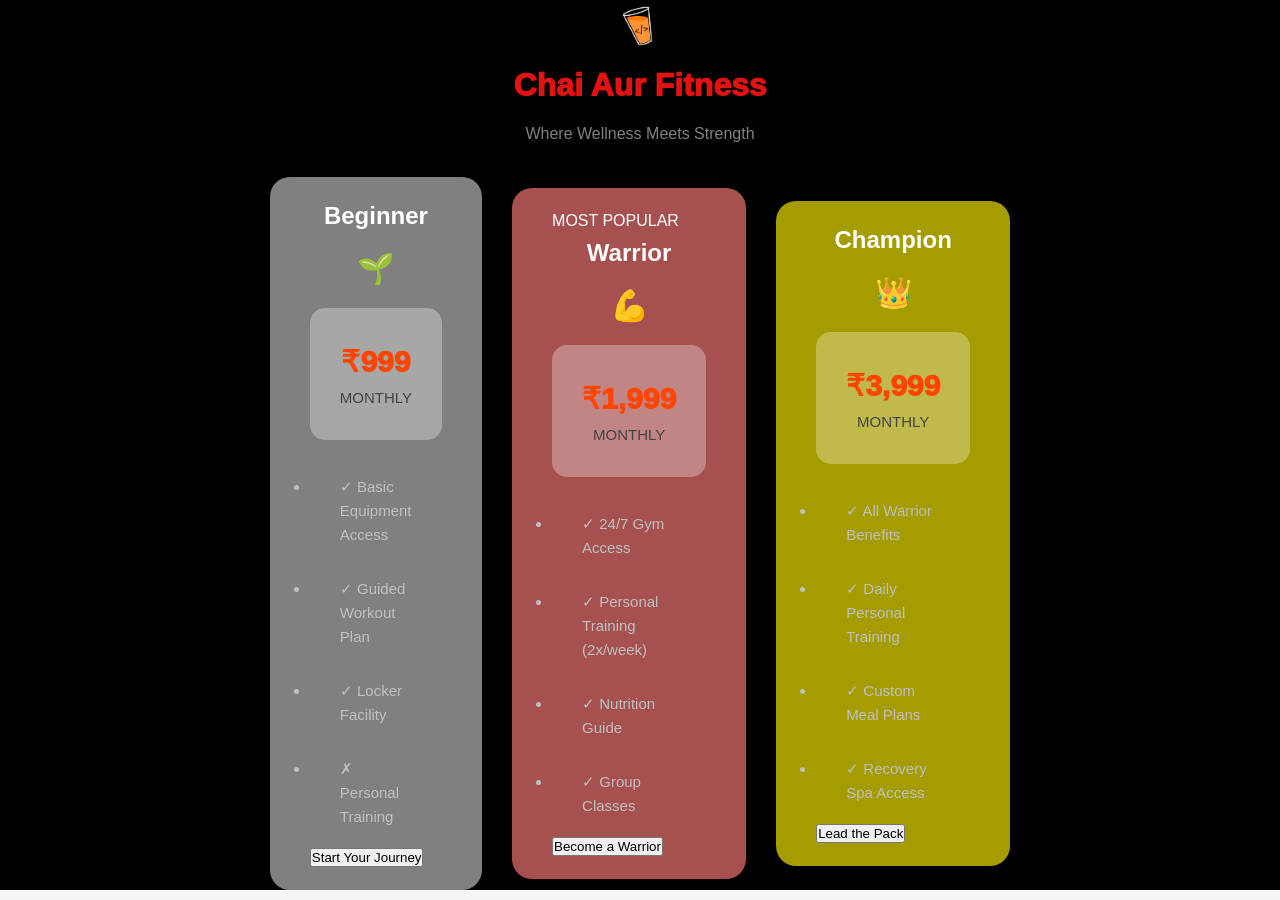
<file: CSS Table Challenge/Price Table 2/index.html>
<!DOCTYPE html>
<html lang="en">
  <head>
    <meta charset="UTF-8" />
    <meta name="viewport" content="width=device-width, initial-scale=1.0" />
    <title>Chai Aur Fitness - Membership</title>
    <link rel="stylesheet" href="challenge.css" />
    <!-- <link rel="stylesheet" href="solution.css" /> -->
  </head>
  <body>
    <div class="container">
      <div class="header">
        <img
          src="../chaicodelogo.png"
          alt="Chai Aur Fitness Pricing Logo"
          height="50"
          width="50"
        />
        <h1>Chai Aur Fitness</h1>
        <p class="subtitle">Where Wellness Meets Strength</p>
      </div>
      <div class="pricing-container">
        <div class="pricing-card beginner" style="background-color: gray;">
          <div class="card-header">
            <h2>Beginner</h2>
            <div class="icon">🌱</div>
          </div>
          <div class="price-block">
            <div class="price">₹999</div>
            <div class="period">monthly</div>
          </div>
          <ul class="features">
            <li>✓ Basic Equipment Access</li>
            <li>✓ Guided Workout Plan</li>
            <li>✓ Locker Facility</li>
            <li class="disabled">✗ Personal Training</li>
          </ul>
          <button class="join-btn">Start Your Journey</button>
        </div>

        <div class="pricing-card warrior popular" style="background-color: rgb(167, 80, 80);">
          <div class="popular-tag">MOST POPULAR</div>
          <div class="card-header">
            <h2>Warrior</h2>
            <div class="icon">💪</div>
          </div>
          <div class="price-block">
            <div class="price">₹1,999</div>
            <div class="period">monthly</div>
          </div>
          <ul class="features">
            <li>✓ 24/7 Gym Access</li>
            <li>✓ Personal Training (2x/week)</li>
            <li>✓ Nutrition Guide</li>
            <li>✓ Group Classes</li>
          </ul>
          <button class="join-btn">Become a Warrior</button>
        </div>

        <div class="pricing-card champion" style="background-color: rgba(200, 190, 0, 0.823); border: rgba(179, 147, 18, 0.823);">
          <div class="card-header">
            <h2>Champion</h2>
            <div class="icon">👑</div>
          </div>
          <div class="price-block">
            <div class="price">₹3,999</div>
            <div class="period">monthly</div>
          </div>
          <ul class="features">
            <li>✓ All Warrior Benefits</li>
            <li>✓ Daily Personal Training</li>
            <li>✓ Custom Meal Plans</li>
            <li>✓ Recovery Spa Access</li>
          </ul>
          <button class="join-btn">Lead the Pack</button>
        </div>
      </div>
    </div>
  </body>
</html>
</file>
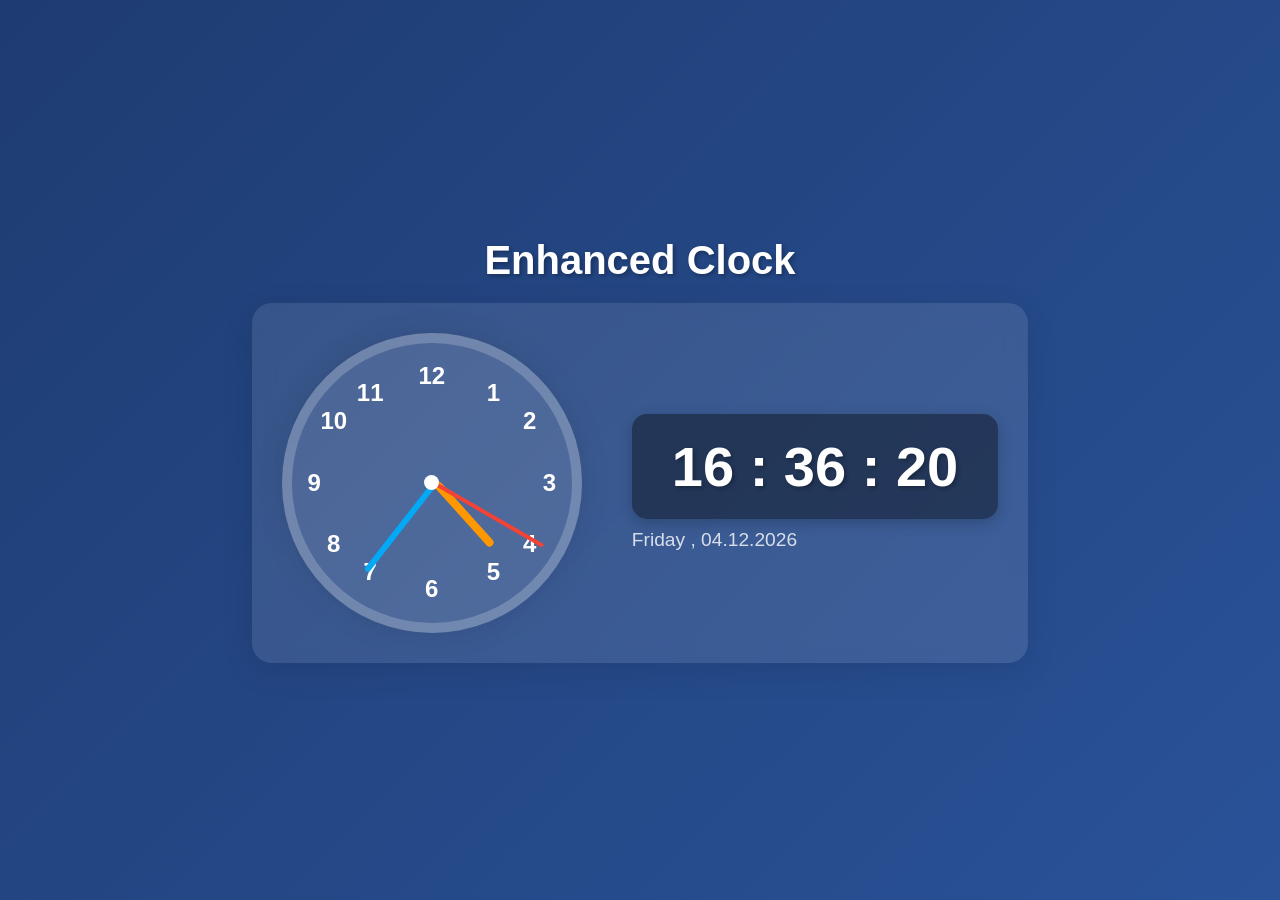
<file: JS Challenge/Clock/index.html>
<!DOCTYPE html>
<html lang="en">
  <head>
    <meta charset="UTF-8" />
    <meta name="viewport" content="width=device-width, initial-scale=1.0" />
    <title>Enhanced Digital & Analog Clock</title>
    <link rel="stylesheet" href="styles.css" />
  </head>
  <body>
    <h2>Enhanced Clock</h2>

    <div class="container">
      <div class="clock">
        <div class="number number1">1</div>
        <div class="number number2">2</div>
        <div class="number number3">3</div>
        <div class="number number4">4</div>
        <div class="number number5">5</div>
        <div class="number number6">6</div>
        <div class="number number7">7</div>
        <div class="number number8">8</div>
        <div class="number number9">9</div>
        <div class="number number10">10</div>
        <div class="number number11">11</div>
        <div class="number number12">12</div>
        <div class="hand hour"></div>
        <div class="hand minute"></div>
        <div class="hand second"></div>
      </div>

      <div>
        <div class="digital-clock">00:00:00</div>
        <div class="date"></div>
      </div>
    </div>

    <script src="app.js"></script>
  </body>
</html>
</file>
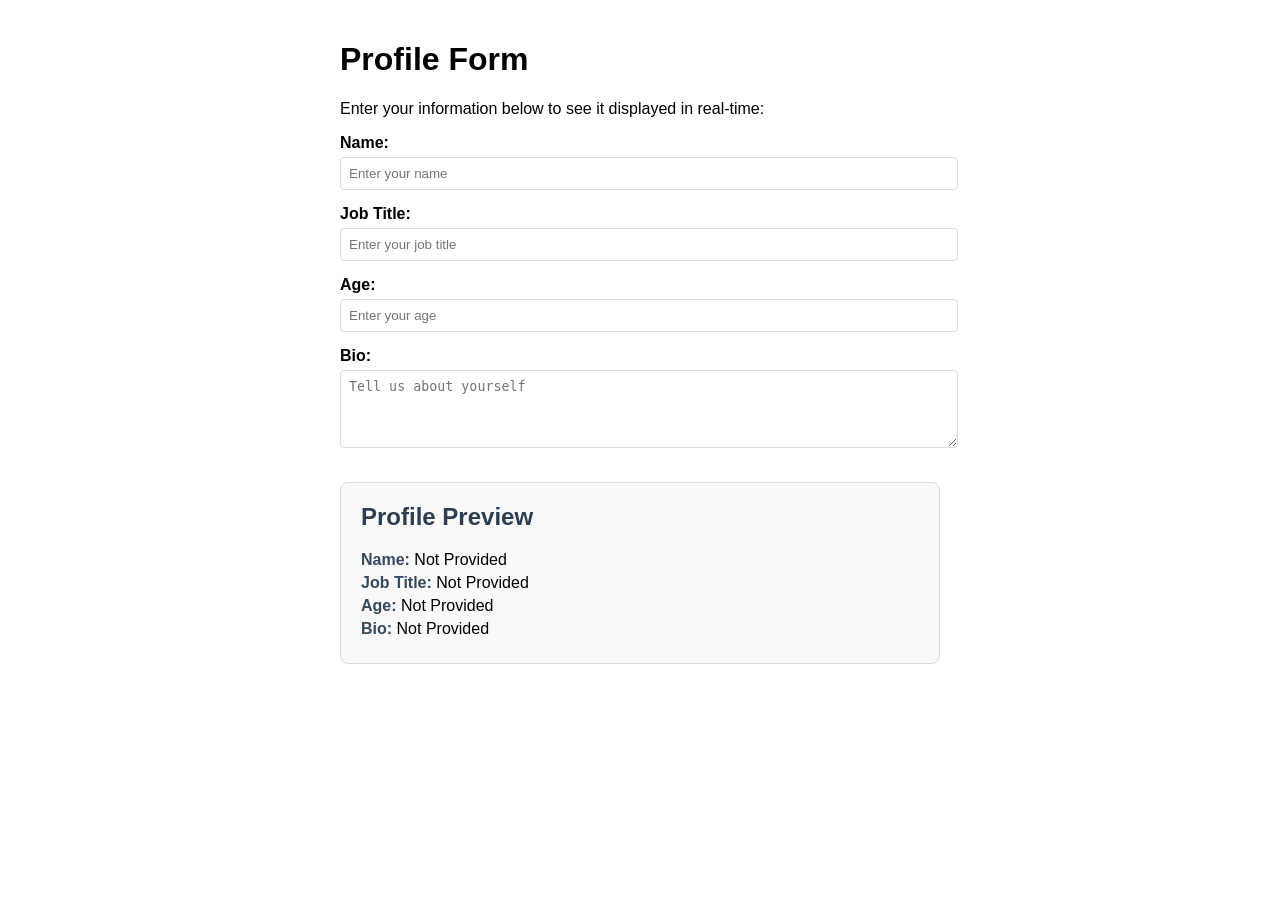
<file: JS Challenge/Form/index.html>
<!DOCTYPE html>
<html lang="en">
  <head>
    <meta charset="UTF-8" />
    <meta name="viewport" content="width=device-width, initial-scale=1.0" />
    <title>Real-time Form Input Display</title>
    <link rel="stylesheet" href="styles.css" />
  </head>
  <body>
    <h1>Profile Form</h1>
    <p>Enter your information below to see it displayed in real-time:</p>

    <div class="form-container">
      <div class="form-group">
        <label for="nameInput">Name:</label>
        <input type="text" id="nameInput" placeholder="Enter your name" />
      </div>

      <div class="form-group">
        <label for="jobInput">Job Title:</label>
        <input type="text" id="jobInput" placeholder="Enter your job title" />
      </div>

      <div class="form-group">
        <label for="ageInput">Age:</label>
        <input
          type="number"
          id="ageInput"
          min="18"
          max="120"
          placeholder="Enter your age"
        />
      </div>

      <div class="form-group">
        <label for="bioInput">Bio:</label>
        <textarea
          id="bioInput"
          rows="4"
          placeholder="Tell us about yourself"
        ></textarea>
      </div>
    </div>

    <div class="preview-card">
      <h2>Profile Preview</h2>
      <div class="profile-info">
        <p><strong>Name:</strong> <span id="nameDisplay">Not provided</span></p>
        <p>
          <strong>Job Title:</strong> <span id="jobDisplay">Not provided</span>
        </p>
        <p><strong>Age:</strong> <span id="ageDisplay">Not provided</span></p>
        <p><strong>Bio:</strong> <span id="bioDisplay">Not provided</span></p>
      </div>
    </div>

    <script src="app.js"></script>
  </body>
</html>
</file>
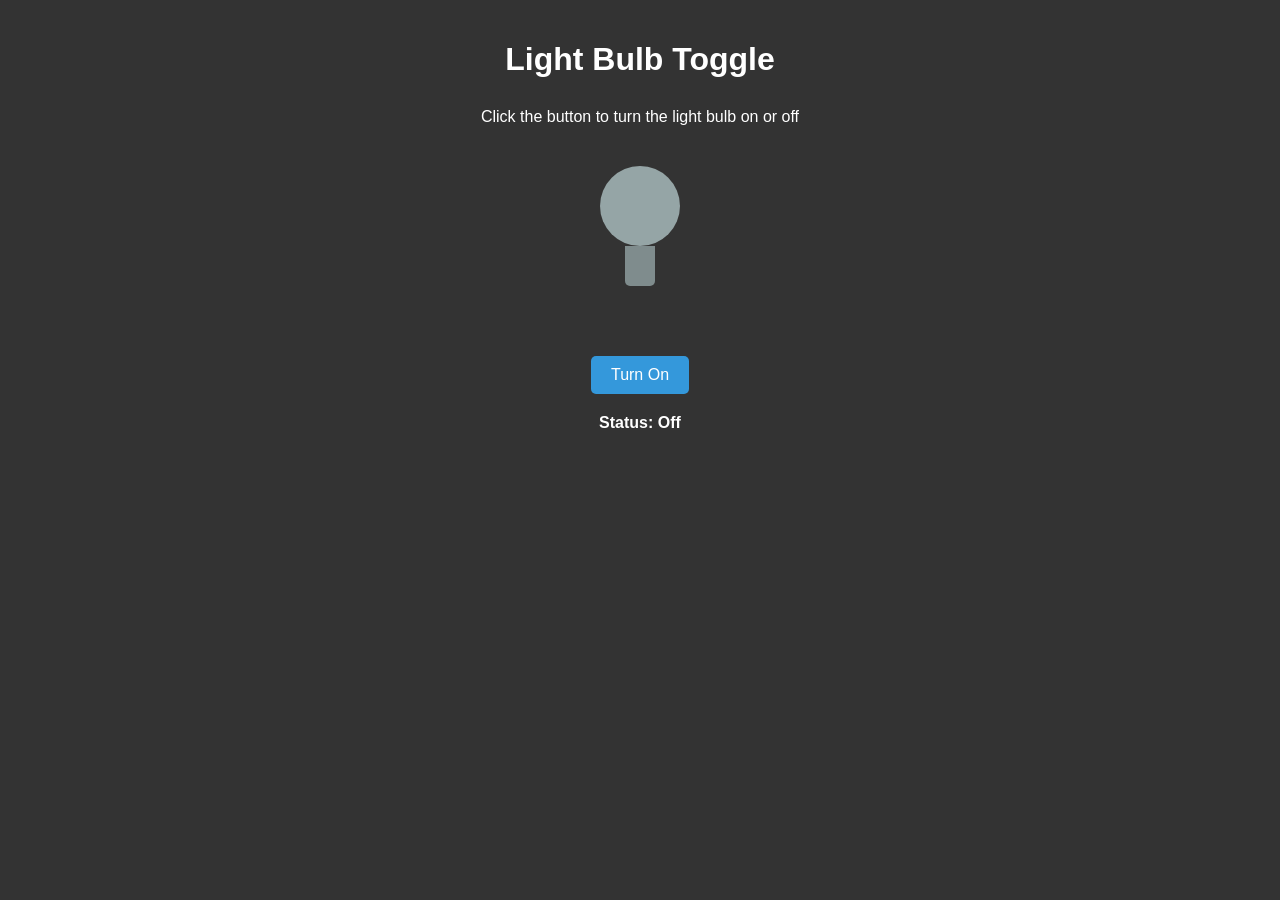
<file: JS Challenge/Light Blub/index.html>
<!DOCTYPE html>
<html lang="en">
  <head>
    <meta charset="UTF-8" />
    <meta name="viewport" content="width=device-width, initial-scale=1.0" />
    <title>Light Bulb Toggle</title>
    <link rel="stylesheet" href="styles.css" />
  </head>
  <body id="body">
    <h1>Light Bulb Toggle</h1>
    <p>Click the button to turn the light bulb on or off</p>

    <div class="bulb-container">
      <div id="bulb" class="bulb off"></div>
      <div class="bulb-base"></div>
    </div>

    <button id="toggleButton">Turn On</button>

    <p id="status" class="switch-status">Status: Off</p>

    <script src="app.js"></script>
  </body>
</html>
</file>
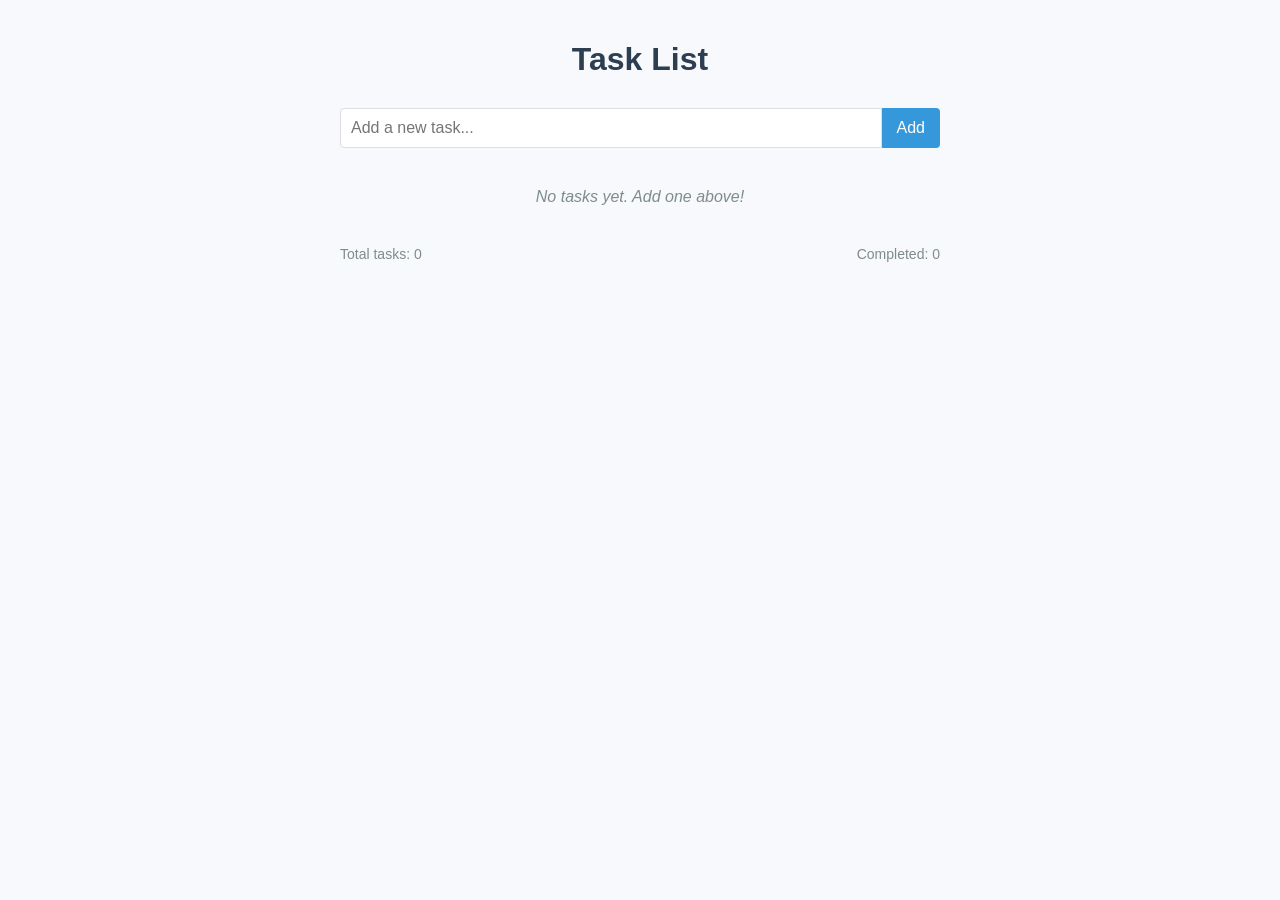
<file: JS Challenge/Task Management/index.html>
<!DOCTYPE html>
<html lang="en">
  <head>
    <meta charset="UTF-8" />
    <meta name="viewport" content="width=device-width, initial-scale=1.0" />
    <title>Task List Application</title>
    <link rel="stylesheet" href="styles.css" />
  </head>
  <body>
    <h1>Task List</h1>

    <div class="task-form">
      <input
        type="text"
        id="taskInput"
        class="task-input"
        placeholder="Add a new task..."
      />
      <button id="addButton" class="add-button">Add</button>
    </div>

    <ul id="taskList" class="task-list">
      <li class="empty-list">No tasks yet. Add one above!</li>
    </ul>

    <div class="task-stats">
      <span id="totalTasks">Total tasks: 0</span>
      <span id="completedTasks">Completed: 0</span>
    </div>
    <script src="app.js"></script>
  </body>
</html>
</file>
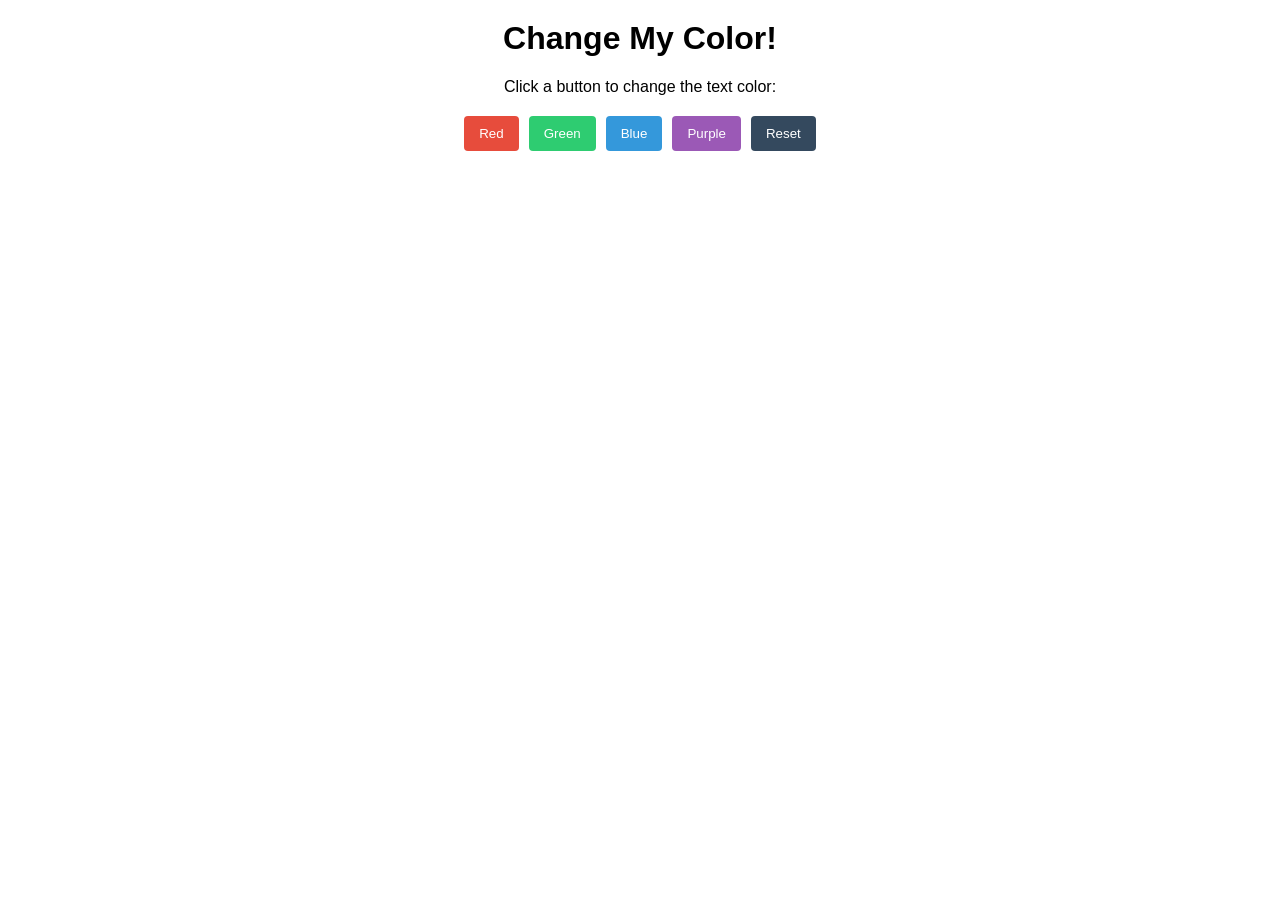
<file: JS Challenge/Text color change/index.html>
<html lang="en">
  <head>
    <meta charset="UTF-8" />
    <meta name="viewport" content="width=device-width, initial-scale=1.0" />
    <title>Change Text Color</title>
    <link rel="stylesheet" href="styles.css" />
  </head>
  <body>
    <h1 id="mainHeading">Change My Color!</h1>
    <p>Click a button to change the text color:</p>

    <div class="color-buttons">
      <button id="redButton">Red</button>
      <button id="greenButton">Green</button>
      <button id="blueButton">Blue</button>
      <button id="purpleButton">Purple</button>
      <button id="resetButton">Reset</button>
    </div>

    <script src="app.js"></script>
  </body>
</html>
</file>
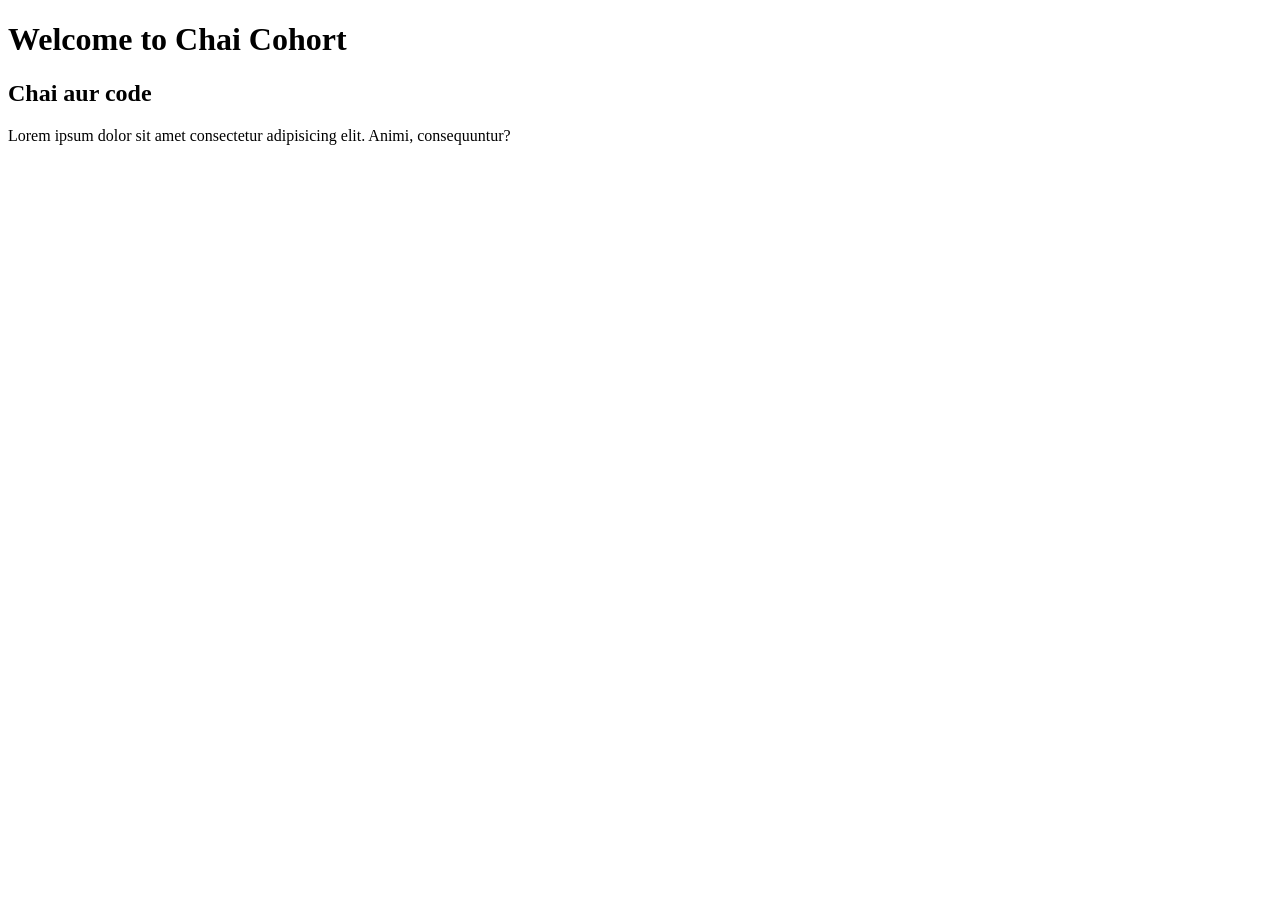
<file: HTML/01-chai.html>
<!DOCTYPE html>
<html lang="en">
<head>
    <meta charset="UTF-8">
    <meta name="viewport" content="width=device-width, initial-scale=1.0">
    <title>Chai</title>
</head>
<body>
    <h1>Welcome to Chai Cohort</h1>
    <h2>Chai aur code</h2>

    <p>Lorem ipsum dolor sit amet consectetur adipisicing elit. Animi, consequuntur?</p>
</body>
</html>
</file>
<file: BMR Calculator/style.css>
*{
    margin: 0;
    padding: 0;
    box-sizing: border-box;
}

body{
    min-height: 100vh;
    font-family: -apple-system, BlinkMacSystemFont, 'Segoe UI', Roboto, Oxygen,
      Ubuntu, Cantarell, sans-serif;

    background-color: rgb(71, 91, 91);

}
.container{
    position: absolute;
    left: 35%;
    top: 18%;
    /* background-color: red; */
    
}

.box{
    border: 2px solid blue;
    width: 400px;
    border-radius: 20px;
    position: relative;
    text-align: center;

}
h1{
    padding: 15px 20px;
    color: white;
}

.input-field{
    display: flex;
    justify-content: center;
    align-items: center;
    flex-direction: column;
}

.input-field {
    margin-top: 20px;
    gap: 30px;
}

.height-card{
    border: 2px solid black;
    border-radius: 10px;
    padding: 10px 15px;
    font-size: 30px;

}

.height-card #height{
    font-size: 20px;
    outline: none;
    padding: 5px 5px;
}

.weight-card{
    border: 2px solid black;
    border-radius: 10px;
    padding: 10px 15px;
    font-size: 30px;
}

.weight-card #weight{
    font-size: 20px;
    outline: none;
    padding: 5px 5px;
}

.container .box #submit-btn{
    margin-top: 20px;
    padding: 10px 15px;
    font-size: 20px;
    font-weight: 400px;
    border: none;
    border-radius: 10px;
    cursor: pointer;
}

.result{
    margin-top: 20px;
    font-size: 30px;
    font-weight: 700;
}

.result-number {
    color: violet;
    margin-bottom: 20px;
}
</file>
<file: Calculator/style.css>
*{
    margin: 0;
    padding: 0;
    box-sizing: border-box;
}

.container{

    
}
</file>
<file: CSS Challenge-1/styles.css>
* {
    margin: 0;
    padding: 0;
    box-sizing: border-box;
  }
  
  body {
    font-family: -apple-system, BlinkMacSystemFont, 'Segoe UI', Roboto, Oxygen,
      Ubuntu, Cantarell, sans-serif;
    line-height: 1.6;
    color: white;
    background-color: #0a0a0a;
    
  }
  
  .hero {
    height: 100vh;
    margin:0 200px;
    background-image: linear-gradient(rgb(12, 10, 30) , black);
    text-align: center;
    padding: 70px 0;
    /* border: 2px solid #fff; */
  }
  
  .announcement {
    margin-top: 40px;
    margin-bottom: 40px;
    
  }
  
  .announcement-link {
    /*  */
    text-decoration: none;
    border-radius: 20px;
    padding: 10px 20px;
    box-shadow: 0 0 2px 2px;
  }
  
  .announcement-link:hover {
    background-color: rgb(60, 30, 60);
  }
  
  .announcement-text {
    font-size: 20px;
    color: #fff;
  }
  
  .announcement-button {
    box-shadow: 0 0 2px 2px;
    border-radius: 15px;
  }
  
  .hero-content {
    /* padding: 10px 40px; */
  }
  
  .hero-title {
    font-size: 70px;
    font-weight: 500;
    padding: 10px 70px;

  }
  
  .hero-description {
    font-size: 20px;
    padding: 40px 270px
  }
  
  .cta-button {
    /* box-shadow: 0 0 2px 2px; */
    border-radius: 25px;
    text-decoration: none;
    padding: 15px 25px;
    background: linear-gradient(rgb(71, 71, 179),rgb(152, 67, 152));
    color: #fff;
    border: none;
    font-size: 20px;
  }
  
  .cta-button:hover {
    
  }
  
  @media (max-width: 640px) {
    .hero {
      padding: 1rem;
    }
  
    .announcement-link {
      font-size: 0.75rem;
    }
  
    .hero-content {
      padding: 0 1rem;
    }
  }
</file>
<file: CSS Challenge-2/styles.css>
:root {
    --primary-blue: #3b82f6;
    --primary-blue-dark: #2563eb;
    --gray-800: #1f2937;
    --neutral-400: #9ca3af;
    --neutral-900: #111827;
  
    /* Dark mode variables */
    --bg-dark: #111827;
    --text-dark: #ffffff;
    --border-dark: #374151;
  }
  
  body {
    margin: 0;
    padding: 0;
    box-sizing: border-box;
  }
  
  .dark-mode-toggle{
    position: absolute;
    top: 0;
    right: 0;
    margin: 40px 80px;
    cursor: pointer;
    padding : 16px;
    border-radius: 25px;
    border: none;
    box-shadow: rgb(48, 48, 130);
    background-color: #2563eb;
    color: #fff;
    font-size: 20px;
  }
  .hero {
    display: flex;
    justify-content: space-around;
    /* align-items: center; */
  }
  
  .hero-grid {
    display: flex;
    justify-content: space-between;
    align-items:center;
    width: 70%;
    margin-top: 100px;
    
  }
  
  .content-col h1 {
    font-size: 80px;
    font-weight: 700;
  }
  
  .content-col p {
    font-size: 27px;
    font-weight: 200;
  }
  
  .cta-group {
    display: flex;
    /* padding: 20px; */
  }
  
  .sr-only {
  }
  
  .input-wrapper {
    /* padding: 20px; */
    margin-right: 25px;
  }
  
  input[type='text'] {
    font-size: 20px;
    padding: 10px;
    outline: none;
    border: none;
    background-color: rgb(240, 236, 236);
    border-radius: 10px;
  }
  
  .demo-button {
    font-size: 20px;
    padding: 10px;
    border: none;
    border-radius: 10px;
    background-color: #3b82f6;
    color: #fff;
  }
  
  .demo-button:hover {
  }
  
  .brands-section {
    margin-top: 20px;
  }
  
  .trusted-by {
    font-size: 20px;
    font-weight: 300;
  }
  
  .brand-logos {
    
}

.brand-logo {
    /* gap: 30px; */
    /* margin-right: 20px; */
    padding: 0 15px;
    object-fit: contain;
  }
  
  .image-col {
  }
  
  .hero-image {
    border-radius: 15px
  }
  
  @media (min-width: 640px) {
    .hero {
    }
  
    .content-col h1 {
    }
  
    .cta-group {
    }
  
    .demo-button {
    }
  
    .input-wrapper {
    }
  
    input[type='text'] {
    }
  }
  
  @media (min-width: 768px) {
    .content-col h1 {
    }
  }
  
  @media (min-width: 1024px) {
    .hero {
    }
  
    .hero-grid {
    }
  
    .content-col h1 {
    }
  
    .cta-group {
    }
  
    .brands-section {
    }
  
    .image-col {
    }
  }
  
  @media (min-width: 1280px) {
    .hero-grid {
      gap: 3rem;
    }
  }
  
  .dark-mode-toggle {
  }
  
  .dark-mode-toggle:hover {
  }
  
  body.dark {
  }
  
  .dark-mode-toggle {
  }
  
  .dark-mode-toggle:hover {
  }
  
  input[type='text'].dark {
  }
  
  input[type='text']::placeholder {
  }
</file>
<file: CSS Table Challenge/Price Table 1/challenge.css>
/* Challenge CSS */

* {
    margin: 0;
    padding: 0;
    box-sizing: border-box;
  }
  
  body {
    font-family: Arial, sans-serif;
    line-height: 1.6;
    background-color: #f5f5f5;
  }
  
  .container {
    /* Add your styles here */
    /* display: flex;
    justify-content: center;
    align-items: center; */
  }
  
  h1 {
    /* Add your styles here */
    font-size: 50px;
  }
  
  .pricing-heading {
    /* Add your styles here */
    display: flex;
    justify-content: center;
    align-items: center;
    margin-top: 10px;

  }
  
  .pricing-container {
    /* Add your styles here */
    display: flex;
    justify-content: center;
    align-items: center;
    margin-top: 30px;
    gap: 30px;
    padding: 0 300px;
  }
  
  .pricing-card {
    /* Add your styles here */
    /* display: flex;
    justify-content: center;
    align-items: center; */
    /* padding: 30px; */
    /* border: 2px solid gray; */
    padding: 20px 40px;
    border: none;
    background-color: rgb(255, 255, 255);
    border-radius: 15px;
  }
  
  .pricing-card:hover {
    /* Add your styles here */
  }
  
  .pricing-card.popular {
    /* Add your styles here */
    border: solid orange;
  }
  
  .popular-badge {
    /* Add your styles here */
    display: flex;
    justify-content: center;
    align-items: center;

  }

  h2{
    display: flex;
    justify-content: center;
    align-items: center;
    color: rgb(34, 34, 34);
    font-size: 30px;
    padding: 20px 0;
  }
  
  .price {
    /* Add your styles here */
    display: flex;
    font-size: 50px;
    font-weight: 600;
    justify-content: center;
  }
  
  .period {
    /* Add your styles here */
    display: flex;
    justify-content: center;
    font-size: 15px;
    color: gray;
  }
  
  .features {
    /* Add your styles here */
    /* display: flex; */
    /* justify-content: center; */
    font-size: 17px;
    color: rgb(87, 87, 87);
    padding: 25px 10px;
    text-align: center;
  }
  
  .features li {
    /* Add your styles here */
    padding: 10px 0;
    
  }
  
  .subscribe-btn {
    /* Add your styles here */
    border: none;
    border-radius: 30px;
    font-size: 17px;
    background-color: orange;
    color: black;
    cursor: pointer;    
    padding: 20px 20px;
  }
  
  .subscribe-btn:hover {
    /* Add your styles here */
  }
</file>
<file: CSS Table Challenge/Price Table 2/challenge.css>
/* Challenge CSS */

* {
    margin: 0;
    padding: 0;
    box-sizing: border-box;
  }
  
  body {
    font-family: Arial, sans-serif;
    line-height: 1.6;
    background-color: #f5f5f5;
  }
  
  .container {
    /* Add your styles here */
    background-color: black;
    color: #fff;
    /* display: flex; */
  }
  
  .header {
    /* Add your styles here */
    display: flex;
    justify-content: center;
    align-items: center;
    flex-direction: column;
    gap: 10px;
  }
  
  h1 {
    /* Add your styles here */
    color: rgb(226, 18, 18);
    font-weight: 1000;
  }
  
  .subtitle {
    /* Add your styles here */
    color: gray;
  }
  
  .pricing-container {
    /* Add your styles here */
    display: flex;
    align-items: center;
    justify-content: center;
    padding: 0 350px;
    margin-top: 30px;
    gap: 30px;
  }
  
  .pricing-card {
    /* Add your styles here */
    padding: 20px 40px;
    border-radius: 20px;
    border: ;
  }
  
  .pricing-card:hover {
    /* Add your styles here */
  }
  
  .card-header {
    /* Add your styles here */
    display: flex;
    align-items: center;
    justify-content: center;
    flex-direction: column;

  }
  
  .icon {
    /* Add your styles here */
    display: flex;
    align-items: center;
    justify-content: center;
    font-size: 30px;
    margin-top: 10px;
  }
  
  .popular-tag {
    /* Add your styles here */
  }
  
  .price-block {
    /* Add your styles here */
    display: flex;
    align-items: center;
    justify-content: center;
    flex-direction: column;
    margin-top: 15px;
    padding: 30px 30px;
    background-color: rgba(255, 255, 255, 0.3);
    border-radius: 15px;
  }
  
  .price {
    /* Add your styles here */
    font-size: 30px;
    font-weight: 1000;
    color: orangered;
  }
  
  .period {
    /* Add your styles here */
    text-transform: uppercase;
    color: rgb(68, 67, 67);
    font-size: 15px;
  }
  
  .features {
    /* Add your styles here */
    margin-top: 20px;
  }
  
  .features li {
    /* Add your styles here */
    padding: 15px 30px;
    color: silver;
    font-size: 15px;
  }
  
  .features li.disabled {
    /* Add your styles here */
  }
  
  .join-btn {
    /* Add your styles here */
  }
  
  .join-btn:hover {
    /* Add your styles here */
  }
  
  /* Custom Class Modifiers */
  .warrior {
    /* Add your styles here */
  }
  
  .champion {
    /* Add your styles here */
  }
  
  .champion .price {
    /* Add your styles here */
  }
  
  .champion .join-btn {
    /* Add your styles here */
  }
  
  .champion .join-btn:hover {
    /* Add your styles here */
  }
</file>
<file: JS Challenge/Clock/styles.css>
* {
    margin: 0;
    padding: 0;
    box-sizing: border-box;
    font-family: 'Segoe UI', Tahoma, Geneva, Verdana, sans-serif;
  }
  
  body {
    display: flex;
    flex-direction: column;
    align-items: center;
    justify-content: center;
    min-height: 100vh;
    background: linear-gradient(135deg, #1e3c72, #2a5298);
    color: white;
    padding: 20px;
  }
  
  .container {
    display: flex;
    flex-direction: column;
    align-items: center;
    gap: 30px;
    background: rgba(255, 255, 255, 0.1);
    padding: 30px;
    border-radius: 20px;
    backdrop-filter: blur(10px);
    box-shadow: 0 8px 32px rgba(0, 0, 0, 0.1);
  }
  
  h2 {
    font-size: 2.5rem;
    margin-bottom: 20px;
    text-shadow: 2px 2px 4px rgba(0, 0, 0, 0.3);
  }
  
  .clock {
    width: 300px;
    height: 300px;
    position: relative;
    background: rgba(255, 255, 255, 0.1);
    border: 10px solid rgba(255, 255, 255, 0.2);
    border-radius: 50%;
    display: flex;
    align-items: center;
    justify-content: center;
    box-shadow: 0 0 30px rgba(0, 0, 0, 0.1);
  }
  
  .clock::before {
    content: '';
    position: absolute;
    width: 15px;
    height: 15px;
    background: white;
    border-radius: 50%;
    z-index: 10;
  }
  
  .clock .number {
    /* position: absolute;
    width: 30px;
    height: 30px;
    text-align: center;
    transform: rotate(var(--rotation));
    font-size: 1.5rem;
    padding: 18px; */
    position: absolute;
    width: 30px;
    height: 30px;
    display: flex;
    align-items: center;
    justify-content: center;
    font-size: 1.5rem;
    font-weight: bold;
    color: white;
    transform: translate(-50%, -50%);
  }
  
  .number1  { top: 18%; left: 72%; }
  .number2  { top: 28%; left: 85%; }
  .number3  { top: 50%; left: 92%; }
  .number4  { top: 72%; left: 85%; }
  .number5  { top: 82%; left: 72%; }
  .number6  { top: 88%; left: 50%; }
  .number7  { top: 82%; left: 28%; }
  .number8  { top: 72%; left: 15%; }
  .number9  { top: 50%; left: 8%; }
  .number10 { top: 28%; left: 15%; }
  .number11 { top: 18%; left: 28%; }
  .number12 { top: 12%; left: 50%; }

  .clock .number span {
    display: inline-block;
    transform: rotate(calc(var(--rotation) * -1));
  }
  
  .hand {
    position: absolute;
    bottom: 50%;
    transform-origin: bottom;
    border-radius: 4px;
    transform: translateX(-50%) rotate(0deg);
    transition: transform 0.2s cubic-bezier(0.4, 2.08, 0.55, 0.44);
  }
  
  .hour {
    width: 8px;
    height: 30%;
    background: #ff9800;
    left: 50%;
  }
  
  .minute {
    width: 6px;
    height: 40%;
    background: #03a9f4;
    left: 50%;
  }
  
  .second {
    width: 4px;
    height: 45%;
    background: #f44336;
    left: 50%;
  }
  
  .digital-clock {
    font-size: 3.5rem;
    font-weight: bold;
    padding: 20px 40px;
    background: rgba(0, 0, 0, 0.4);
    border-radius: 15px;
    min-width: 300px;
    text-align: center;
    box-shadow: 0 4px 15px rgba(0, 0, 0, 0.2);
    text-shadow: 2px 2px 4px rgba(0, 0, 0, 0.3);
  }
  
  .date {
    font-size: 1.2rem;
    margin-top: 10px;
    opacity: 0.8;
  }
  
  @media (min-width: 768px) {
    .container {
      flex-direction: row;
      gap: 50px;
    }
  }
</file>
<file: JS Challenge/Form/styles.css>
body {
    font-family: Arial, sans-serif;
    max-width: 600px;
    margin: 0 auto;
    padding: 20px;
  }
  .form-group {
    margin-bottom: 15px;
  }
  label {
    display: block;
    margin-bottom: 5px;
    font-weight: bold;
  }
  input,
  textarea,
  select {
    width: 100%;
    padding: 8px;
    border: 1px solid #ddd;
    border-radius: 4px;
  }
  .preview-card {
    margin-top: 30px;
    border: 1px solid #ddd;
    border-radius: 8px;
    padding: 20px;
    background-color: #f9f9f9;
  }
  h2 {
    margin-top: 0;
    color: #2c3e50;
  }
  .profile-info p {
    margin: 5px 0;
  }
  .profile-info strong {
    color: #34495e;
  }
</file>
<file: JS Challenge/Light Blub/styles.css>
body {
    font-family: Arial, sans-serif;
    max-width: 600px;
    margin: 0 auto;
    padding: 20px;
    text-align: center;
    background-color: #333;
    transition: background-color 0.3s ease;
    color: white;
  }
  
  .dark-mode {
    background-color: #333;
    color: white;
  }
  
  h1 {
    margin-bottom: 30px;
  }
  
  .bulb-container {
    margin: 40px auto;
    position: relative;
    width: 100px;
    height: 150px;
  }
  
  .bulb {
    width: 80px;
    height: 80px;
    background-color: #f1c40f;
    border-radius: 50%;
    position: absolute;
    top: 0;
    left: 50%;
    transform: translateX(-50%);
    box-shadow: 0 0 50px rgba(241, 196, 15, 0.5);
    transition: all 0.3s ease;
  }
  
  .bulb.off {
    background-color: #95a5a6;
    box-shadow: none;
  }
  
  .bulb-base {
    width: 30px;
    height: 40px;
    background-color: #7f8c8d;
    position: absolute;
    top: 80px;
    left: 50%;
    transform: translateX(-50%);
    border-radius: 0 0 5px 5px;
  }
  
  button {
    padding: 10px 20px;
    background-color: #3498db;
    color: white;
    border: none;
    border-radius: 5px;
    cursor: pointer;
    font-size: 16px;
    transition: background-color 0.3s;
  }
  
  button:hover {
    background-color: #2980b9;
  }
  
  .switch-status {
    margin-top: 20px;
    font-weight: bold;
  }
</file>
<file: JS Challenge/Task Management/styles.css>
body {
    font-family: 'Segoe UI', Tahoma, Geneva, Verdana, sans-serif;
    max-width: 600px;
    margin: 0 auto;
    padding: 20px;
    background-color: #f7f9fc;
  }
  
  h1 {
    color: #2c3e50;
    text-align: center;
    margin-bottom: 30px;
  }
  
  .task-form {
    display: flex;
    margin-bottom: 20px;
  }
  
  .task-input {
    flex: 1;
    padding: 10px;
    font-size: 16px;
    border: 1px solid #ddd;
    border-radius: 4px 0 0 4px;
  }
  
  .add-button {
    padding: 10px 15px;
    background-color: #3498db;
    color: white;
    border: none;
    border-radius: 0 4px 4px 0;
    cursor: pointer;
    font-size: 16px;
  }
  
  .add-button:hover {
    background-color: #2980b9;
  }
  
  .task-list {
    list-style: none;
    padding: 0;
  }
  
  .task-item {
    display: flex;
    align-items: center;
    padding: 12px 15px;
    background-color: white;
    border-radius: 4px;
    margin-bottom: 10px;
    box-shadow: 0 2px 5px rgba(0, 0, 0, 0.1);
    animation: fadeIn 0.3s ease;
  }
  
  @keyframes fadeIn {
    from {
      opacity: 0;
      transform: translateY(-10px);
    }
    to {
      opacity: 1;
      transform: translateY(0);
    }
  }
  
  .task-text {
    flex: 1;
    margin-left: 10px;
  }
  
  .complete-checkbox {
    width: 18px;
    height: 18px;
    cursor: pointer;
  }
  
  .task-item.completed .task-text {
    text-decoration: line-through;
    color: #95a5a6;
  }
  
  .delete-button {
    background-color: #e74c3c;
    color: white;
    border: none;
    border-radius: 4px;
    padding: 5px 10px;
    cursor: pointer;
    font-size: 14px;
    opacity: 0.8;
    transition: opacity 0.2s;
  }
  
  .delete-button:hover {
    opacity: 1;
  }
  
  .empty-list {
    text-align: center;
    color: #7f8c8d;
    font-style: italic;
    padding: 20px;
  }
  
  .task-stats {
    display: flex;
    justify-content: space-between;
    margin-top: 20px;
    color: #7f8c8d;
    font-size: 14px;
  }
</file>
<file: JS Challenge/Text color change/styles.css>
body {
    font-family: Arial, sans-serif;
    max-width: 600px;
    margin: 0 auto;
    padding: 20px;
    text-align: center;
  }
  h1 {
    transition: color 0.3s ease;
  }
  .color-buttons {
    display: flex;
    justify-content: center;
    gap: 10px;
    margin: 20px 0;
  }
  button {
    padding: 10px 15px;
    border: none;
    border-radius: 4px;
    cursor: pointer;
    color: white;
  }
  #redButton {
    background-color: #e74c3c;
  }
  #greenButton {
    background-color: #2ecc71;
  }
  #blueButton {
    background-color: #3498db;
  }
  #purpleButton {
    background-color: #9b59b6;
  }
  #resetButton {
    background-color: #34495e;
  }
</file>
